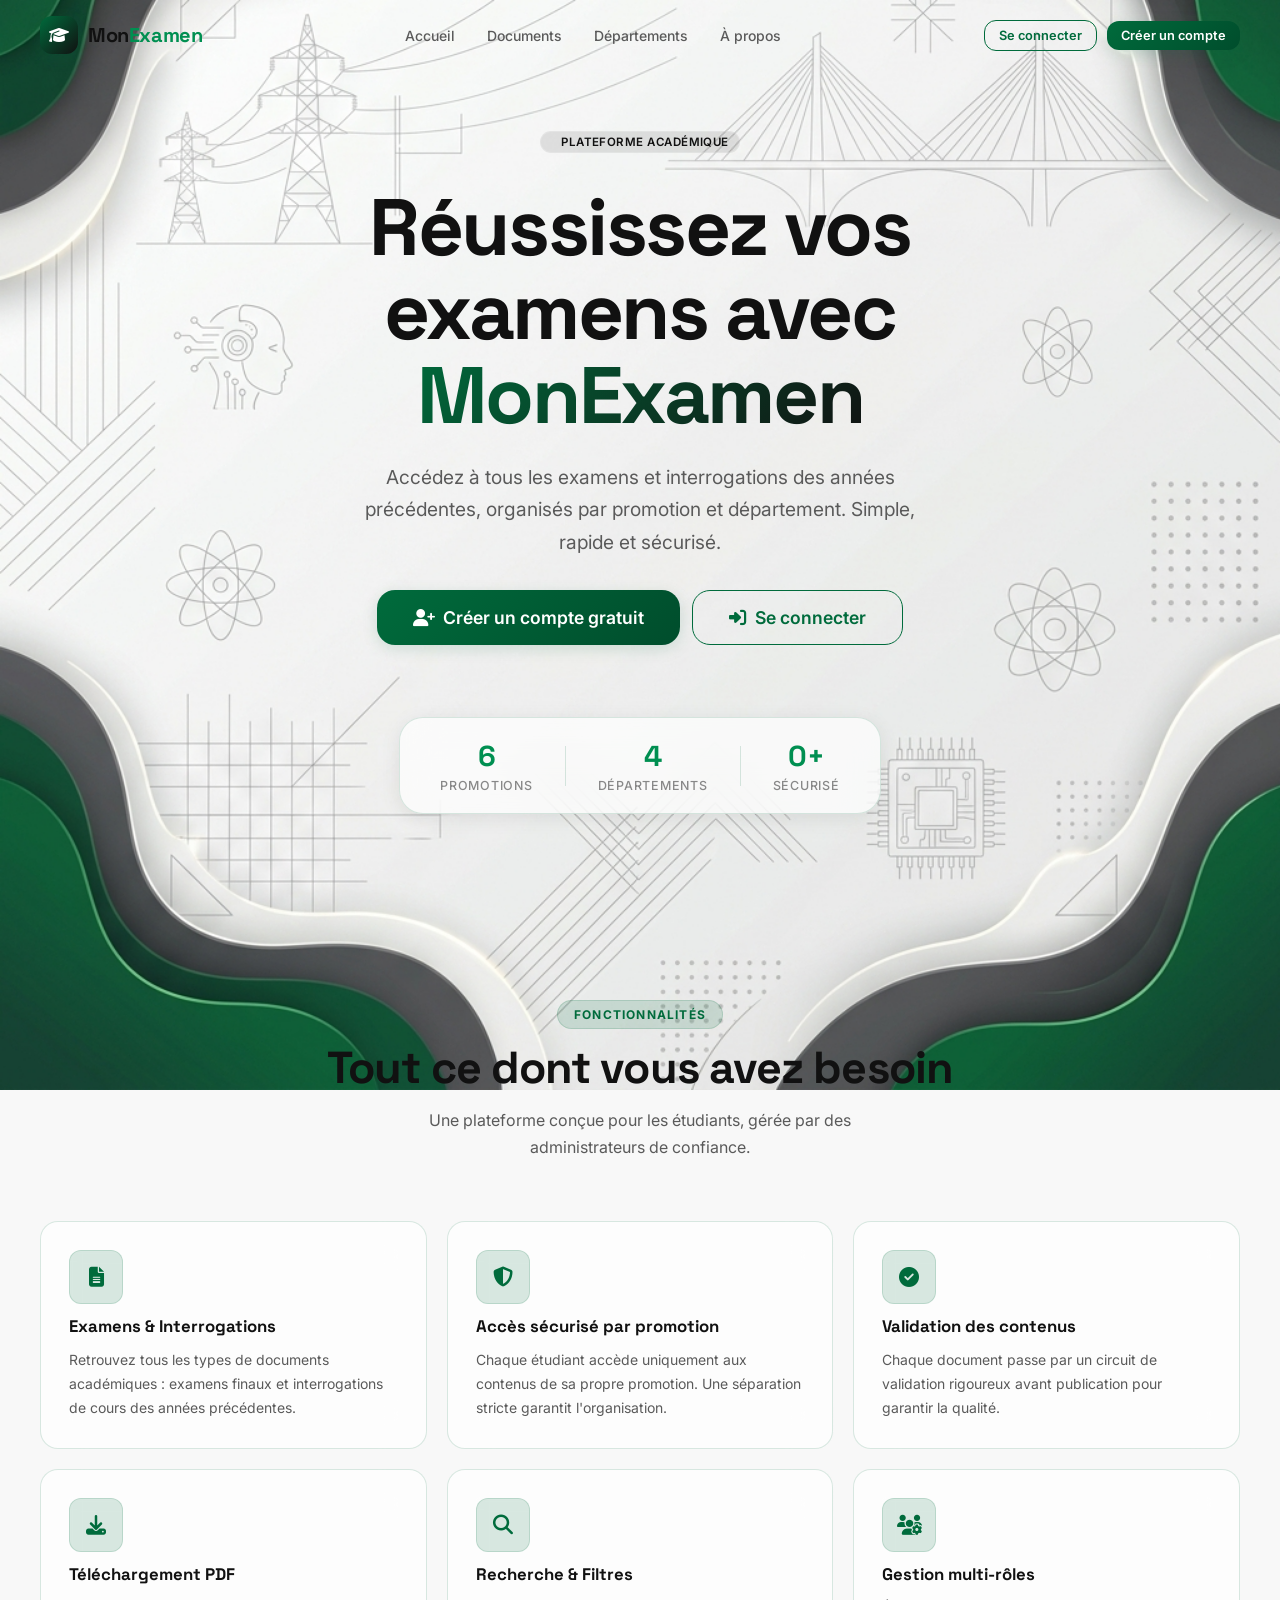
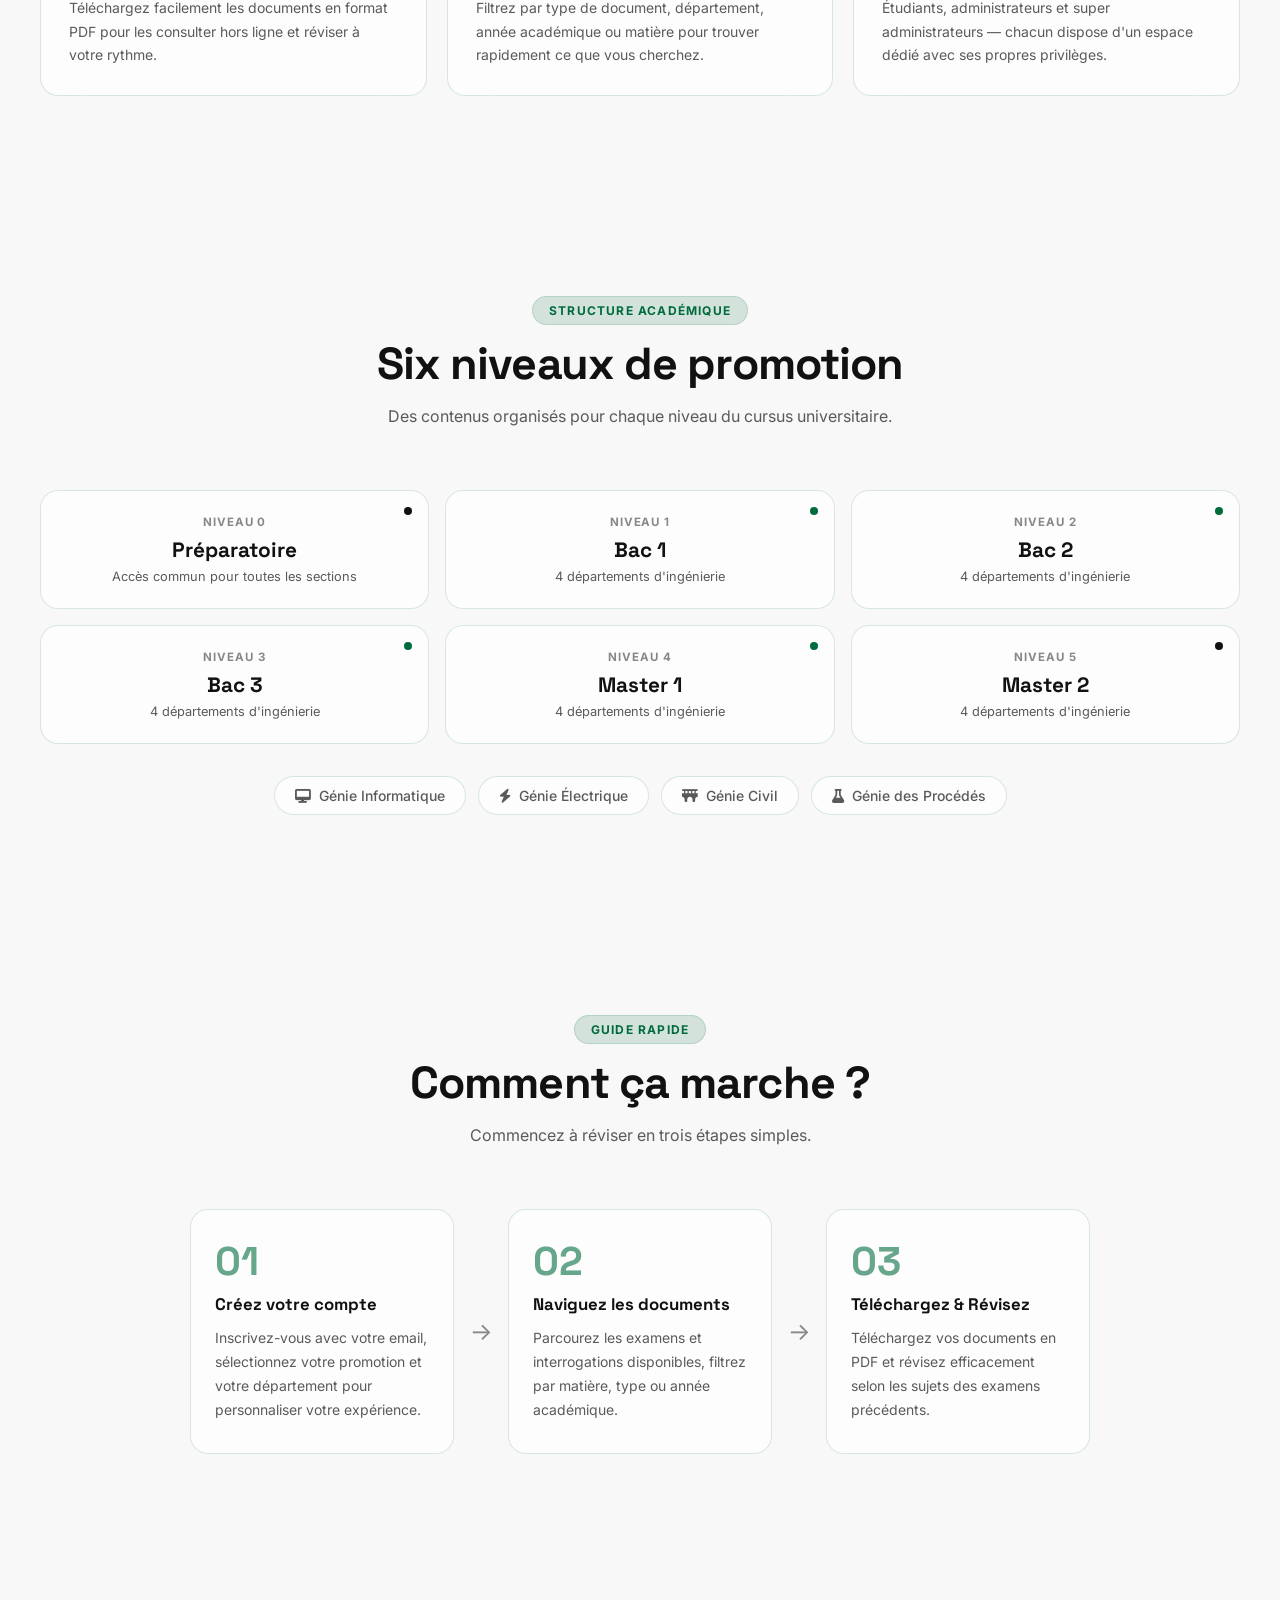
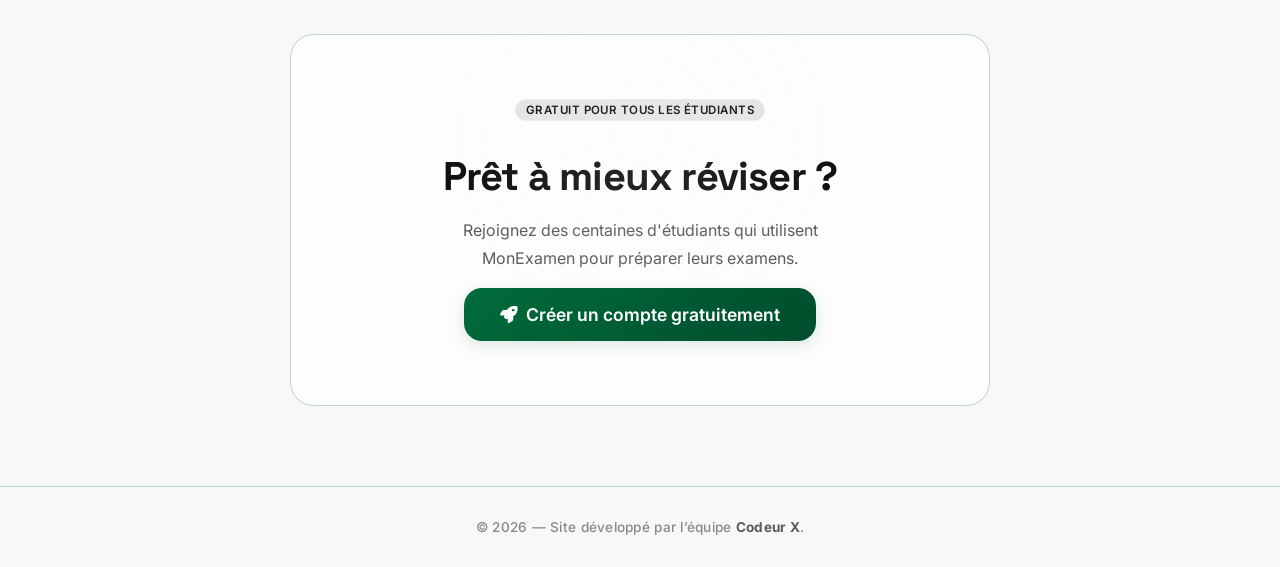
<file: Frontend/index.html>
<!DOCTYPE html>
<html lang="fr">
<head>
  <meta charset="UTF-8" />
  <meta name="viewport" content="width=device-width, initial-scale=1.0" />
  <title>MonExamen — Plateforme Académique d'Examens et d'Interrogations</title>
  <meta name="description" content="Accédez aux anciens examens et interrogations universitaires classés par promotion et département. Révisez efficacement avec MonExamen." />
  <link rel="stylesheet" href="css/main.css" />
  <link rel="stylesheet" href="css/landing.css" />
  <link rel="stylesheet" href="https://cdnjs.cloudflare.com/ajax/libs/font-awesome/6.4.2/css/all.min.css" />
</head>
<body>
  <!-- Global background managed in main.css body -->

  <!-- NAVBAR -->
  <nav class="navbar" id="navbar">
    <div class="navbar-inner">
      <a href="index.html" class="logo">
        <div class="logo-icon">
          <i class="fas fa-graduation-cap"></i>
        </div>
        <span class="logo-text">Mon<span class="logo-accent">Examen</span></span>
      </a>
      <div class="nav-links" id="navLinks">
        <a href="index.html" class="nav-link active">Accueil</a>
        <a href="documents.html" class="nav-link">Documents</a>
        <a href="departments.html" class="nav-link">Départements</a>
        <a href="about.html" class="nav-link">À propos</a>
      </div>
      <div class="nav-actions" id="navActions">
        <a href="login.html" class="btn btn-outline btn-sm">Se connecter</a>
        <a href="login.html#register" class="btn btn-primary btn-sm">Créer un compte</a>
      </div>
      <button class="nav-toggle" id="navToggle" aria-label="Menu">
        <span></span><span></span><span></span>
      </button>
    </div>
  </nav>

  <!-- MOBILE MENU -->
  <div class="mobile-menu" id="mobileMenu">
    <a href="index.html" class="mobile-link">Accueil</a>
    <a href="documents.html" class="mobile-link">Documents</a>
    <a href="departments.html" class="mobile-link">Départements</a>
    <a href="about.html" class="mobile-link">À propos</a>
    <div class="mobile-actions" id="mobileActions">
      <a href="login.html" class="btn btn-outline w-full">Se connecter</a>
      <a href="login.html#register" class="btn btn-primary w-full">Créer un compte</a>
    </div>
  </div>

  <!-- HERO -->
  <section class="hero">
    <div class="hero-badge anim-fade-up">
      <span class="badge badge-accent"><i class="fas fa-sparkles" style="margin-right:6px"></i> Plateforme Académique</span>
    </div>
    <h1 class="hero-title anim-fade-up" style="animation-delay:0.1s">
      Réussissez vos examens avec
      <br />
      <span class="text-gradient">MonExamen</span>
    </h1>
    <p class="hero-desc anim-fade-up" style="animation-delay:0.2s">
      Accédez à tous les examens et interrogations des années précédentes, 
      organisés par promotion et département. Simple, rapide et sécurisé.
    </p>
    <div class="hero-actions anim-fade-up" style="animation-delay:0.3s">
      <a href="login.html#register" class="btn btn-primary btn-xl">
        <i class="fas fa-user-plus"></i>
        Créer un compte gratuit
      </a>
      <a href="login.html" class="btn btn-outline btn-xl">
        <i class="fas fa-sign-in-alt"></i>
        Se connecter
      </a>
    </div>
    <div class="hero-stats anim-fade-up" style="animation-delay:0.4s">
      <div class="stat-item">
        <span class="stat-value">6</span>
        <span class="stat-label">Promotions</span>
      </div>
      <div class="stat-divider"></div>
      <div class="stat-item">
        <span class="stat-value">4</span>
        <span class="stat-label">Départements</span>
      </div>
      <div class="stat-divider"></div>
      <div class="stat-item">
        <span class="stat-value">100%</span>
        <span class="stat-label">Sécurisé</span>
      </div>
    </div>
  </section>

  <!-- FEATURES -->
  <section class="section" id="features">
    <div class="section-container">
      <div class="section-header">
        <span class="section-tag">Fonctionnalités</span>
        <h2 class="section-title">Tout ce dont vous avez besoin</h2>
        <p class="section-desc">Une plateforme conçue pour les étudiants, gérée par des administrateurs de confiance.</p>
      </div>
      <div class="features-grid">
        <div class="feature-card glass-card">
          <div class="feature-icon" style="--ic:var(--primary)">
            <i class="fas fa-file-alt"></i>
          </div>
          <h3 class="feature-title">Examens & Interrogations</h3>
          <p class="feature-desc">Retrouvez tous les types de documents académiques : examens finaux et interrogations de cours des années précédentes.</p>
        </div>
        <div class="feature-card glass-card">
          <div class="feature-icon" style="--ic:var(--primary)">
            <i class="fas fa-shield-halved"></i>
          </div>
          <h3 class="feature-title">Accès sécurisé par promotion</h3>
          <p class="feature-desc">Chaque étudiant accède uniquement aux contenus de sa propre promotion. Une séparation stricte garantit l'organisation.</p>
        </div>
        <div class="feature-card glass-card">
          <div class="feature-icon" style="--ic:var(--primary)">
            <i class="fas fa-check-circle"></i>
          </div>
          <h3 class="feature-title">Validation des contenus</h3>
          <p class="feature-desc">Chaque document passe par un circuit de validation rigoureux avant publication pour garantir la qualité.</p>
        </div>
        <div class="feature-card glass-card">
          <div class="feature-icon" style="--ic:var(--primary)">
            <i class="fas fa-download"></i>
          </div>
          <h3 class="feature-title">Téléchargement PDF</h3>
          <p class="feature-desc">Téléchargez facilement les documents en format PDF pour les consulter hors ligne et réviser à votre rythme.</p>
        </div>
        <div class="feature-card glass-card">
          <div class="feature-icon" style="--ic:var(--primary)">
            <i class="fas fa-search"></i>
          </div>
          <h3 class="feature-title">Recherche & Filtres</h3>
          <p class="feature-desc">Filtrez par type de document, département, année académique ou matière pour trouver rapidement ce que vous cherchez.</p>
        </div>
        <div class="feature-card glass-card">
          <div class="feature-icon" style="--ic:var(--primary)">
            <i class="fas fa-users-cog"></i>
          </div>
          <h3 class="feature-title">Gestion multi-rôles</h3>
          <p class="feature-desc">Étudiants, administrateurs et super administrateurs — chacun dispose d'un espace dédié avec ses propres privilèges.</p>
        </div>
      </div>
    </div>
  </section>

  <!-- PROMOTIONS -->
  <section class="section" id="promotions">
    <div class="section-container">
      <div class="section-header">
        <span class="section-tag">Structure académique</span>
        <h2 class="section-title">Six niveaux de promotion</h2>
        <p class="section-desc">Des contenus organisés pour chaque niveau du cursus universitaire.</p>
      </div>
      <div class="promos-grid">
        <div class="promo-card">
          <div class="promo-level">Niveau 0</div>
          <div class="promo-name">Préparatoire</div>
          <div class="promo-info">Accès commun pour toutes les sections</div>
          <div class="promo-dot" style="background: var(--accent)"></div>
        </div>
        <div class="promo-card">
          <div class="promo-level">Niveau 1</div>
          <div class="promo-name">Bac 1</div>
          <div class="promo-info">4 départements d'ingénierie</div>
          <div class="promo-dot" style="background: var(--primary)"></div>
        </div>
        <div class="promo-card">
          <div class="promo-level">Niveau 2</div>
          <div class="promo-name">Bac 2</div>
          <div class="promo-info">4 départements d'ingénierie</div>
          <div class="promo-dot" style="background: var(--primary)"></div>
        </div>
        <div class="promo-card">
          <div class="promo-level">Niveau 3</div>
          <div class="promo-name">Bac 3</div>
          <div class="promo-info">4 départements d'ingénierie</div>
          <div class="promo-dot" style="background: var(--primary)"></div>
        </div>
        <div class="promo-card">
          <div class="promo-level">Niveau 4</div>
          <div class="promo-name">Master 1</div>
          <div class="promo-info">4 départements d'ingénierie</div>
          <div class="promo-dot" style="background: var(--success)"></div>
        </div>
        <div class="promo-card">
          <div class="promo-level">Niveau 5</div>
          <div class="promo-name">Master 2</div>
          <div class="promo-info">4 départements d'ingénierie</div>
          <div class="promo-dot" style="background: var(--text-primary)"></div>
        </div>
      </div>
      <div class="departments-row">
        <div class="dept-badge"><i class="fas fa-desktop"></i> Génie Informatique</div>
        <div class="dept-badge"><i class="fas fa-bolt"></i> Génie Électrique</div>
        <div class="dept-badge"><i class="fas fa-bridge"></i> Génie Civil</div>
        <div class="dept-badge"><i class="fas fa-flask"></i> Génie des Procédés</div>
      </div>
    </div>
  </section>

  <!-- HOW IT WORKS -->
  <section class="section" id="how">
    <div class="section-container">
      <div class="section-header">
        <span class="section-tag">Guide rapide</span>
        <h2 class="section-title">Comment ça marche ?</h2>
        <p class="section-desc">Commencez à réviser en trois étapes simples.</p>
      </div>
      <div class="steps-grid">
        <div class="step-card">
          <div class="step-num">01</div>
          <h3 class="step-title">Créez votre compte</h3>
          <p class="step-desc">Inscrivez-vous avec votre email, sélectionnez votre promotion et votre département pour personnaliser votre expérience.</p>
        </div>
        <div class="step-arrow">→</div>
        <div class="step-card">
          <div class="step-num">02</div>
          <h3 class="step-title">Naviguez les documents</h3>
          <p class="step-desc">Parcourez les examens et interrogations disponibles, filtrez par matière, type ou année académique.</p>
        </div>
        <div class="step-arrow">→</div>
        <div class="step-card">
          <div class="step-num">03</div>
          <h3 class="step-title">Téléchargez & Révisez</h3>
          <p class="step-desc">Téléchargez vos documents en PDF et révisez efficacement selon les sujets des examens précédents.</p>
        </div>
      </div>
    </div>
  </section>

  <!-- CTA -->
  <section class="cta-section">
    <div class="cta-inner">
      <div class="cta-glow"></div>
      <span class="badge badge-accent" style="margin-bottom:16px">Gratuit pour tous les étudiants</span>
      <h2 class="cta-title">Prêt à mieux réviser ?</h2>
      <p class="cta-desc">Rejoignez des centaines d'étudiants qui utilisent MonExamen pour préparer leurs examens.</p>
      <a href="login.html#register" class="btn btn-primary btn-xl">
        <i class="fas fa-rocket"></i>
        Créer un compte gratuitement
      </a>
    </div>
  </section>

  <div id="toast-container"></div>

  <script src="config.js"></script>
  <script src="js/data.js"></script>
  <script src="js/student.js"></script>
  <script>
    // Navbar scroll
    const navbar = document.getElementById('navbar');
    window.addEventListener('scroll', () => {
      navbar.classList.toggle('scrolled', window.scrollY > 30);
    });

    // Redirect if already logged in (Admin/Superadmin only)
    const user = Auth.getCurrentUser();
    if (user) {
      if (user.role === 'admin') window.location.href = 'admin/dashboard.html';
      else if (user.role === 'superadmin') window.location.href = 'superadmin/dashboard.html';
    }

    // Intersection observer for animations
    const observer = new IntersectionObserver((entries) => {
      entries.forEach(entry => {
        if (entry.isIntersecting) {
          entry.target.style.opacity = '1';
          entry.target.style.transform = 'translateY(0)';
        }
      });
    }, { threshold: 0.1 });

    document.querySelectorAll('.feature-card, .promo-card, .step-card').forEach(el => {
      el.style.opacity = '0';
      el.style.transform = 'translateY(24px)';
      el.style.transition = 'opacity 0.5s ease, transform 0.5s ease';
      observer.observe(el);
    });

    // Dynamic stats
    window.addEventListener('DOMContentLoaded', async () => {
      const allDocs = await API.getDocuments();
      const docs = allDocs.filter(d => d.status === 'approved').length;
      const stats = document.querySelectorAll('.stat-value');
      if (stats.length >= 3) {
        stats[0].textContent = PROMOTIONS.length;
        stats[1].textContent = Object.keys(DEPARTMENTS).length;
        stats[2].textContent = docs + '+';
      }
    });
  </script>
</body>
</html>
</file>
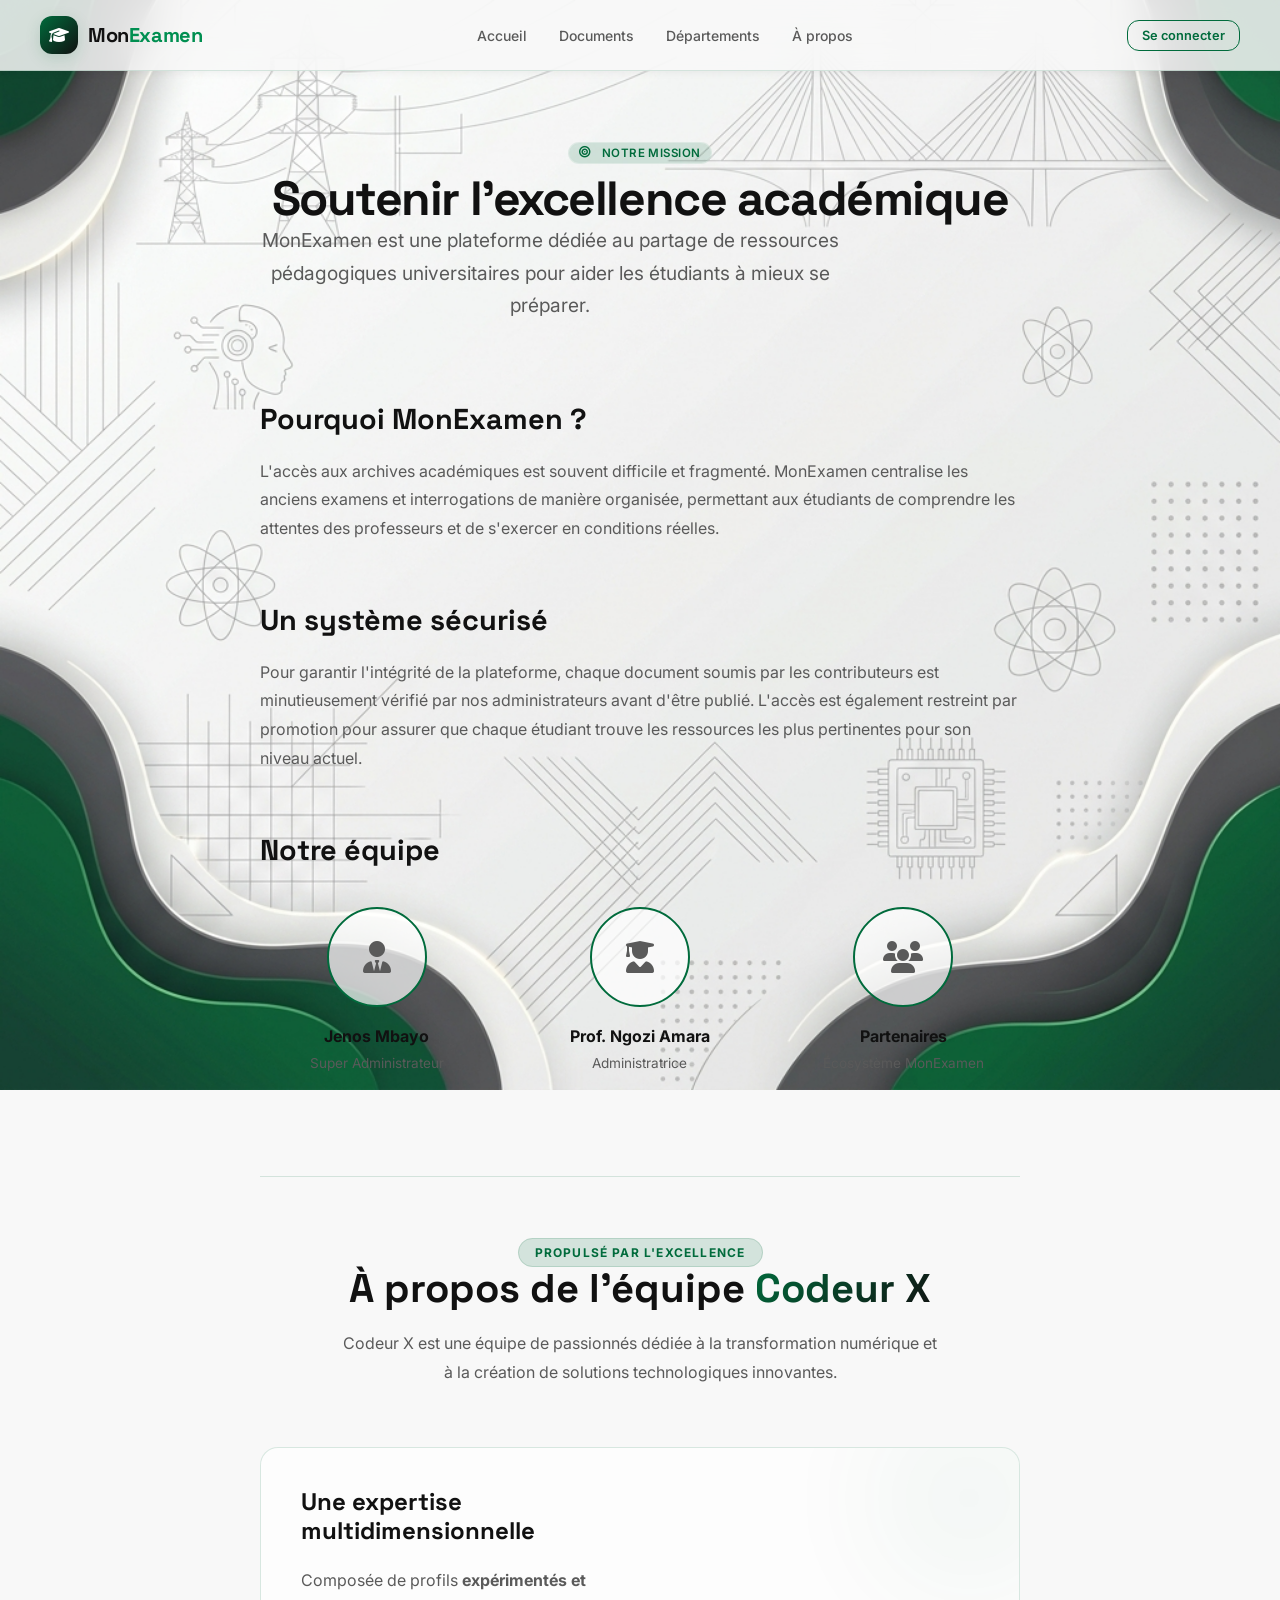
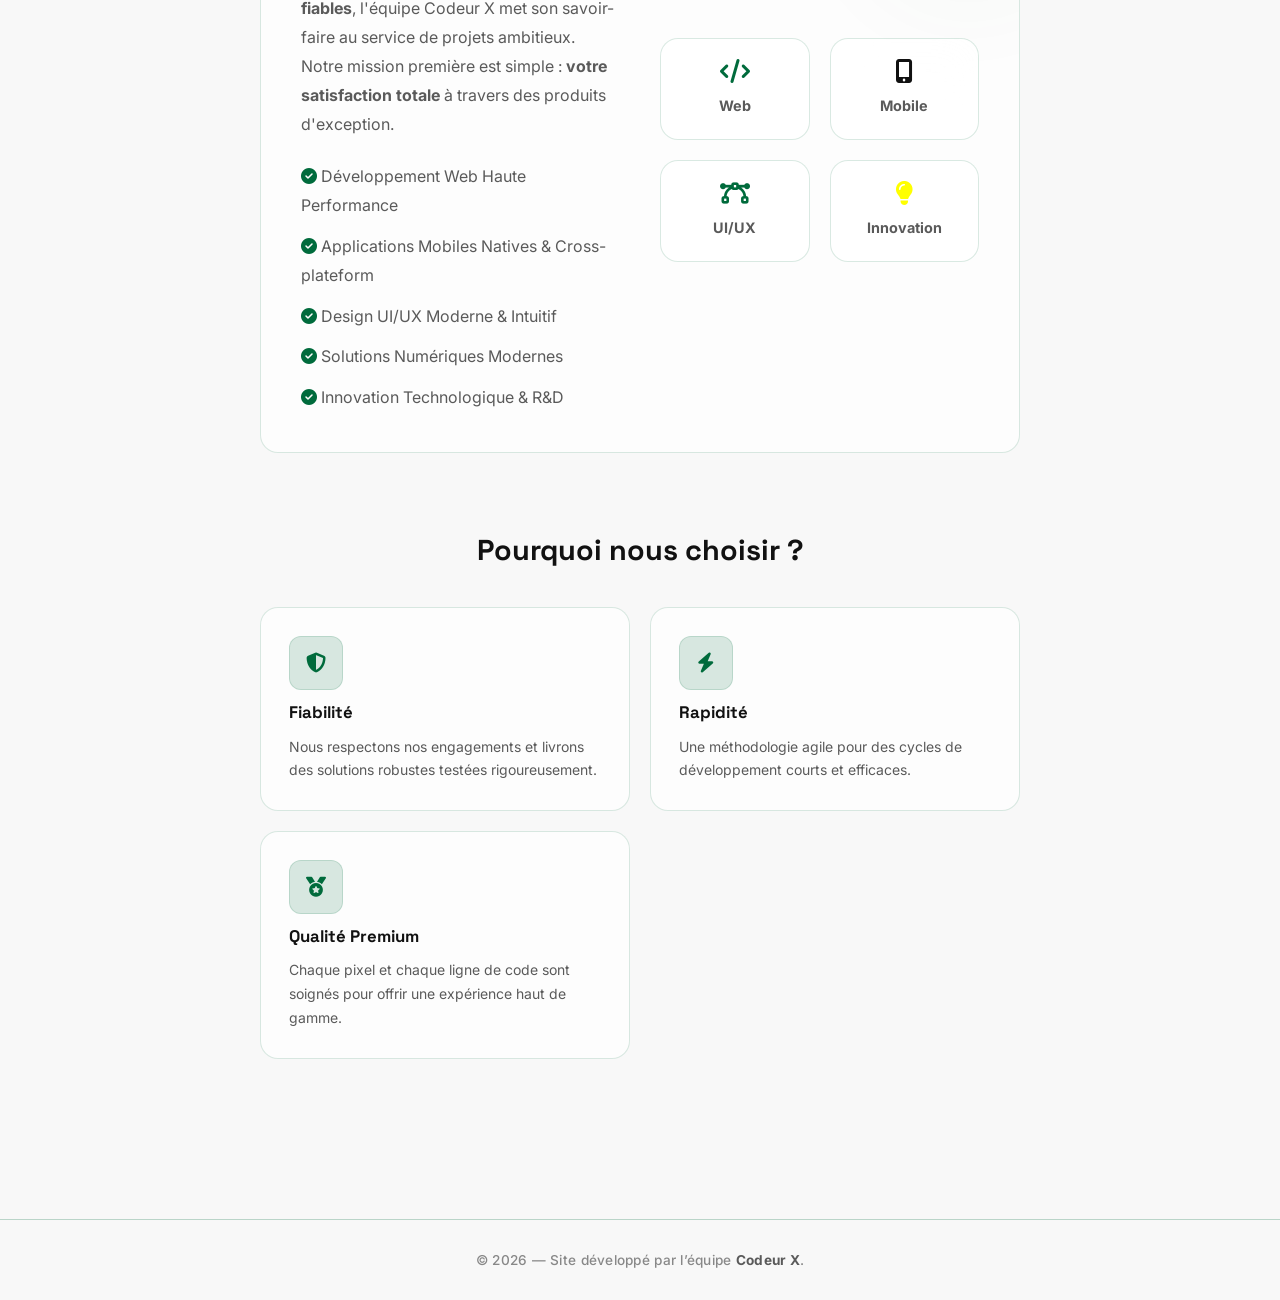
<file: Frontend/about.html>
<!DOCTYPE html>
<html lang="fr">
<head>
  <meta charset="UTF-8" />
  <meta name="viewport" content="width=device-width, initial-scale=1.0" />
  <title>À propos — MonExamen</title>
  <link rel="stylesheet" href="css/main.css" />
  <link rel="stylesheet" href="css/landing.css" />
  <link rel="stylesheet" href="https://cdnjs.cloudflare.com/ajax/libs/font-awesome/6.4.2/css/all.min.css" />
  <style>
    .about-hero {
      padding: 140px 20px 80px;
      text-align: center;
      max-width: 800px;
      margin: 0 auto;
    }
    .about-content {
      max-width: 800px;
      margin: 0 auto;
      padding: 0 20px 100px;
      line-height: 1.8;
      color: var(--text-secondary);
    }
    .about-section {
      margin-bottom: 60px;
    }
    .about-section h2 {
      color: var(--text-primary);
      margin-bottom: 20px;
      font-size: 1.8rem;
    }
    .team-grid {
      display: grid;
      grid-template-columns: repeat(auto-fit, minmax(200px, 1fr));
      gap: 30px;
      margin-top: 40px;
    }
    .team-member {
      text-align: center;
    }
    .member-avatar {
      width: 100px;
      height: 100px;
      border-radius: 50%;
      background: var(--bg-card);
      margin: 0 auto 15px;
      border: 2px solid var(--primary);
      display: flex;
      align-items: center;
      justify-content: center;
      font-size: 2rem;
    }
  </style>
</head>
<body>
  <!-- Global background managed in main.css body -->

  <!-- NAVBAR -->
  <nav class="navbar scrolled" id="navbar">
    <div class="navbar-inner">
      <a href="index.html" class="logo">
        <div class="logo-icon">
          <i class="fas fa-graduation-cap"></i>
        </div>
        <span class="logo-text">Mon<span class="logo-accent">Examen</span></span>
      </a>
      <div class="nav-links">
        <a href="index.html" class="nav-link">Accueil</a>
        <a href="documents.html" class="nav-link">Documents</a>
        <a href="departments.html" class="nav-link">Départements</a>
        <a href="about.html" class="nav-link active">À propos</a>
      </div>
      <div class="nav-actions" id="navActions">
        <a href="login.html" class="btn btn-outline btn-sm">Se connecter</a>
      </div>
      <button class="nav-toggle" id="navToggle"><span></span><span></span><span></span></button>
    </div>
  </nav>

  <!-- MOBILE MENU -->
  <div class="mobile-menu" id="mobileMenu">
    <a href="index.html" class="mobile-link">Accueil</a>
    <a href="documents.html" class="mobile-link">Documents</a>
    <a href="departments.html" class="mobile-link">Départements</a>
    <a href="about.html" class="mobile-link active">À propos</a>
    <div class="mobile-actions" id="mobileActions">
      <a href="login.html" class="btn btn-outline w-full">Se connecter</a>
    </div>
  </div>

  <header class="about-hero">
    <div class="hero-badge anim-fade-up">
      <span class="badge badge-primary"><i class="fas fa-bullseye" style="margin-right:6px"></i> Notre Mission</span>
    </div>
    <h1 class="hero-title anim-fade-up" style="font-size: 3rem; margin-top: 10px">Soutenir l'excellence académique</h1>
    <p class="hero-desc anim-fade-up">MonExamen est une plateforme dédiée au partage de ressources pédagogiques universitaires pour aider les étudiants à mieux se préparer.</p>
  </header>

  <main class="about-content anim-fade-up" style="animation-delay: 0.2s">
    <section class="about-section">
      <h2>Pourquoi MonExamen ?</h2>
      <p>L'accès aux archives académiques est souvent difficile et fragmenté. MonExamen centralise les anciens examens et interrogations de manière organisée, permettant aux étudiants de comprendre les attentes des professeurs et de s'exercer en conditions réelles.</p>
    </section>

    <section class="about-section">
      <h2>Un système sécurisé</h2>
      <p>Pour garantir l'intégrité de la plateforme, chaque document soumis par les contributeurs est minutieusement vérifié par nos administrateurs avant d'être publié. L'accès est également restreint par promotion pour assurer que chaque étudiant trouve les ressources les plus pertinentes pour son niveau actuel.</p>
    </section>

    <section class="about-section">
      <h2>Notre équipe</h2>
      <div class="team-grid">
        <div class="team-member">
          <div class="member-avatar"><i class="fas fa-user-tie"></i></div>
          <div style="font-weight:700;color:var(--text-primary)">Jenos Mbayo</div>
          <div style="font-size:0.85rem">Super Administrateur</div>
        </div>
        <div class="team-member">
          <div class="member-avatar"><i class="fas fa-user-graduate"></i></div>
          <div style="font-weight:700;color:var(--text-primary)">Prof. Ngozi Amara</div>
          <div style="font-size:0.85rem">Administratrice</div>
        </div>
        <div class="team-member">
          <div class="member-avatar"><i class="fas fa-users"></i></div>
          <div style="font-weight:700;color:var(--text-primary)">Partenaires</div>
          <div style="font-size:0.85rem">Écosystème MonExamen</div>
        </div>
      </div>
    </section>

    <!-- CODEUR X SECTION -->
    <section class="about-section" id="codeur-x" style="margin-top:100px;padding-top:60px;border-top:1px solid var(--border)">
      <div style="text-align:center;margin-bottom:60px">
        <span class="section-tag" style="margin-bottom:16px">Propulsé par l'excellence</span>
        <h2 style="font-size:2.5rem;margin-bottom:16px">À propos de l'équipe <span class="text-gradient">Codeur X</span></h2>
        <p style="max-width:600px;margin:0 auto">Codeur X est une équipe de passionnés dédiée à la transformation numérique et à la création de solutions technologiques innovantes.</p>
      </div>

      <div class="glass-card" style="padding:40px;margin-bottom:40px;position:relative;overflow:hidden">
        <div style="position:absolute;top:-50px;right:-50px;width:200px;height:200px;background:var(--primary-glow);filter:blur(60px);opacity:0.3;border-radius:50%"></div>
        <div style="display:grid;grid-template-columns:1fr 1fr;gap:40px;align-items:center" class="grid-1-mobile">
          <div>
            <h3 style="font-size:1.5rem;margin-bottom:20px;color:var(--text-primary)">Une expertise multidimensionnelle</h3>
            <p style="margin-bottom:24px">Composée de profils <strong>expérimentés et fiables</strong>, l'équipe Codeur X met son savoir-faire au service de projets ambitieux. Notre mission première est simple : <strong>votre satisfaction totale</strong> à travers des produits d'exception.</p>
            <div style="display:flex;flex-direction:column;gap:12px">
              <div class="auth-feat"><i class="fas fa-check-circle" style="color:var(--primary)"></i> Développement Web Haute Performance</div>
              <div class="auth-feat"><i class="fas fa-check-circle" style="color:var(--primary)"></i> Applications Mobiles Natives & Cross-plateform</div>
              <div class="auth-feat"><i class="fas fa-check-circle" style="color:var(--primary)"></i> Design UI/UX Moderne & Intuitif</div>
              <div class="auth-feat"><i class="fas fa-check-circle" style="color:var(--primary)"></i> Solutions Numériques Modernes</div>
              <div class="auth-feat"><i class="fas fa-check-circle" style="color:var(--primary)"></i> Innovation Technologique & R&D</div>
            </div>
          </div>
          <div style="display:grid;grid-template-columns:1fr 1fr;gap:20px">
            <div class="glass-card" style="padding:20px;text-align:center;border-color:var(--primary-glow)">
              <i class="fas fa-code" style="font-size:1.5rem;color:var(--primary);margin-bottom:10px"></i>
              <div style="font-weight:700;font-size:0.9rem">Web</div>
            </div>
            <div class="glass-card" style="padding:20px;text-align:center">
              <i class="fas fa-mobile-alt" style="font-size:1.5rem;color:var(--accent);margin-bottom:10px"></i>
              <div style="font-weight:700;font-size:0.9rem">Mobile</div>
            </div>
            <div class="glass-card" style="padding:20px;text-align:center">
              <i class="fas fa-bezier-curve" style="font-size:1.5rem;color:var(--success);margin-bottom:10px"></i>
              <div style="font-weight:700;font-size:0.9rem">UI/UX</div>
            </div>
            <div class="glass-card" style="padding:20px;text-align:center">
              <i class="fas fa-lightbulb" style="font-size:1.5rem;color:yellow;margin-bottom:10px"></i>
              <div style="font-weight:700;font-size:0.9rem">Innovation</div>
            </div>
          </div>
        </div>
      </div>

      <div style="margin-top:80px">
        <h3 style="text-align:center;margin-bottom:40px;font-size:1.8rem">Pourquoi nous choisir ?</h3>
        <div class="features-grid">
          <div class="feature-card glass-card">
            <div class="feature-icon"><i class="fas fa-shield-halved"></i></div>
            <h4 class="feature-title">Fiabilité</h4>
            <p class="feature-desc">Nous respectons nos engagements et livrons des solutions robustes testées rigoureusement.</p>
          </div>
          <div class="feature-card glass-card">
            <div class="feature-icon"><i class="fas fa-bolt"></i></div>
            <h4 class="feature-title">Rapidité</h4>
            <p class="feature-desc">Une méthodologie agile pour des cycles de développement courts et efficaces.</p>
          </div>
          <div class="feature-card glass-card">
            <div class="feature-icon"><i class="fas fa-medal"></i></div>
            <h4 class="feature-title">Qualité Premium</h4>
            <p class="feature-desc">Chaque pixel et chaque ligne de code sont soignés pour offrir une expérience haut de gamme.</p>
          </div>
        </div>
      </div>
    </section>
  </main>

  <script src="config.js"></script>
  <script src="js/data.js"></script>

  <script src="js/student.js"></script>
</body>
</html>
</file>
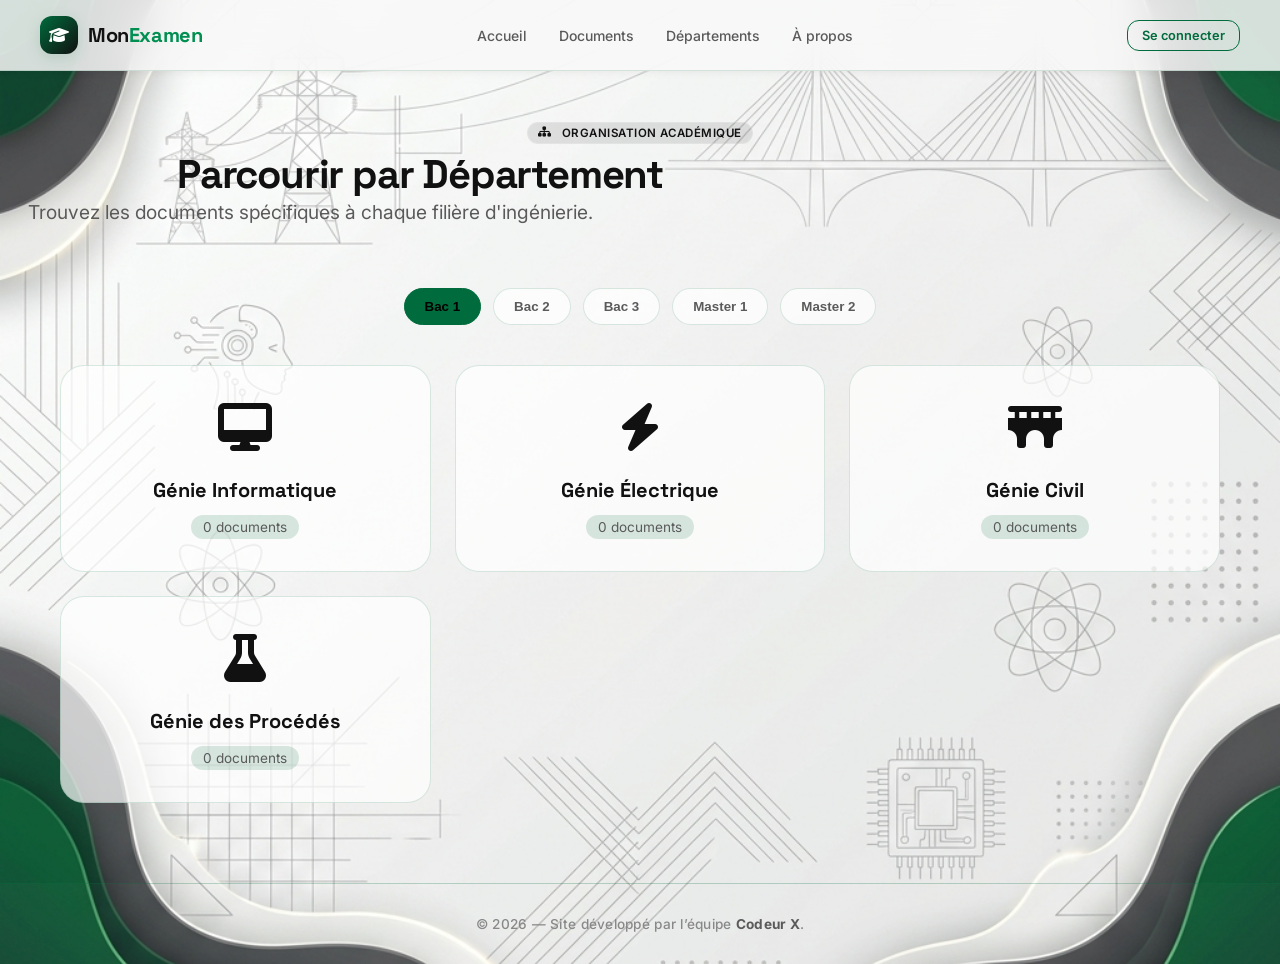
<file: Frontend/departments.html>
<!DOCTYPE html>
<html lang="fr">
<head>
  <meta charset="UTF-8" />
  <meta name="viewport" content="width=device-width, initial-scale=1.0" />
  <title>Départements — MonExamen</title>
  <link rel="stylesheet" href="css/main.css" />
  <link rel="stylesheet" href="css/landing.css" />
  <link rel="stylesheet" href="https://cdnjs.cloudflare.com/ajax/libs/font-awesome/6.4.2/css/all.min.css" />
  <style>
    .dept-hero {
      padding: 120px 20px 60px;
      text-align: center;
    }
    .dept-container {
      max-width: 1200px;
      margin: 0 auto;
      padding: 0 20px 80px;
    }
    .dept-grid {
      display: grid;
      grid-template-columns: repeat(auto-fill, minmax(280px, 1fr));
      gap: 24px;
      margin-top: 40px;
    }
    .dept-card {
      background: var(--bg-card);
      border: 1px solid var(--border);
      border-radius: var(--radius-xl);
      padding: 32px;
      text-align: center;
      transition: var(--transition-slow);
      cursor: pointer;
      position: relative;
      overflow: hidden;
    }
    .dept-card:hover {
      background: var(--bg-card-hover);
      border-color: var(--primary);
      transform: translateY(-8px);
      box-shadow: var(--shadow-glow);
    }
    .dept-icon {
      font-size: 3rem;
      margin-bottom: 20px;
      display: block;
    }
    .dept-name {
      font-size: 1.25rem;
      font-weight: 800;
      font-family: var(--font-heading);
      margin-bottom: 12px;
    }
    .dept-count {
      font-size: 0.85rem;
      color: var(--text-secondary);
      background: var(--border);
      padding: 4px 12px;
      border-radius: var(--radius-full);
      display: inline-block;
    }
    .dept-card::after {
      content: '→';
      position: absolute;
      bottom: 20px;
      right: 20px;
      font-size: 1.2rem;
      opacity: 0;
      transition: var(--transition);
      transform: translateX(-10px);
    }
    .dept-card:hover::after {
      opacity: 1;
      transform: translateX(0);
    }
    .promo-filter {
      display: flex;
      justify-content: center;
      gap: 12px;
      flex-wrap: wrap;
      margin-bottom: 30px;
    }
    .promo-btn {
      padding: 10px 20px;
      border-radius: var(--radius-full);
      border: 1px solid var(--border);
      background: var(--bg-card);
      color: var(--text-secondary);
      cursor: pointer;
      font-weight: 600;
      transition: var(--transition);
    }
    .promo-btn.active {
      background: var(--primary);
      color: #000;
      border-color: var(--primary);
    }
    .results-section {
      margin-top: 60px;
      display: flex;
      flex-direction: column;
      gap: 30px;
    }
    .results-grid {
      display: grid;
      grid-template-columns: repeat(auto-fill, minmax(300px, 1fr));
      gap: 20px;
    }
  </style>
</head>
<body>
  <div class="grid-pattern"></div>
  <div class="bg-orb bg-orb-3"></div>

  <!-- NAVBAR -->
  <nav class="navbar scrolled" id="navbar">
    <div class="navbar-inner">
      <a href="index.html" class="logo">
        <div class="logo-icon">
          <i class="fas fa-graduation-cap"></i>
        </div>
        <span class="logo-text">Mon<span class="logo-accent">Examen</span></span>
      </a>
      <div class="nav-links">
        <a href="index.html" class="nav-link">Accueil</a>
        <a href="documents.html" class="nav-link">Documents</a>
        <a href="departments.html" class="nav-link active">Départements</a>
        <a href="about.html" class="nav-link">À propos</a>
      </div>
      <div class="nav-actions" id="navActions">
        <a href="login.html" class="btn btn-outline btn-sm">Se connecter</a>
      </div>
      <button class="nav-toggle" id="navToggle"><span></span><span></span><span></span></button>
    </div>
  </nav>

  <!-- MOBILE MENU -->
  <div class="mobile-menu" id="mobileMenu">
    <a href="index.html" class="mobile-link">Accueil</a>
    <a href="documents.html" class="mobile-link">Documents</a>
    <a href="departments.html" class="mobile-link active">Départements</a>
    <a href="about.html" class="mobile-link">À propos</a>
    <div class="mobile-actions" id="mobileActions">
      <a href="login.html" class="btn btn-outline w-full">Se connecter</a>
    </div>
  </div>

  <header class="dept-hero">
    <div class="hero-badge anim-fade-up">
      <span class="badge badge-accent"><i class="fas fa-sitemap" style="margin-right:6px"></i> Organisation Académique</span>
    </div>
    <h1 class="hero-title anim-fade-up" style="font-size: 2.5rem; margin-top: 10px">Parcourir par Département</h1>
    <p class="hero-desc anim-fade-up">Trouvez les documents spécifiques à chaque filière d'ingénierie.</p>
  </header>

  <main class="dept-container anim-fade-up" style="animation-delay: 0.2s">
    <div class="promo-filter" id="promoFilter">
      <!-- Promotions like Bac 1, Bac 2, etc. -->
    </div>
    
    <div class="dept-grid" id="deptGrid">
      <!-- Departments will be rendered here -->
    </div>

    <div class="results-section hidden" id="resultsSection">
      <div class="dash-section-header">
        <h2 class="dash-section-title" id="resultsTitle">Documents du département</h2>
        <button class="btn btn-outline btn-sm" onclick="closeResults()">Fermer</button>
      </div>
      <div class="results-grid" id="resultsGrid">
        <!-- Filtered documents -->
      </div>
    </div>
  </main>

  <div id="toast-container"></div>

  <script src="config.js"></script>
  <script src="js/data.js"></script>
  <script>
    const DEPT_ICONS = {
      1: '<i class="fas fa-desktop"></i>',
      2: '<i class="fas fa-bolt"></i>',
      3: '<i class="fas fa-bridge"></i>',
      4: '<i class="fas fa-flask"></i>'
    };

    let selectedPromo = 2; // Bac 1 default
    let selectedDept = null;
    let allDocs = [];

    window.addEventListener('DOMContentLoaded', async () => {
      allDocs = await API.getDocuments();
      window._loadedDocs = allDocs;
      renderPromos();
      renderDepts();
    });

    function renderPromos() {
      const filter = document.getElementById('promoFilter');
      const promos = PROMOTIONS.filter(p => p.id !== 1); // 1 = preparatoire
      filter.innerHTML = promos.map(p => `
        <button class="promo-btn ${selectedPromo === p.id ? 'active' : ''}" onclick="selectPromo('${p.id}')">
          ${p.label}
        </button>
      `).join('');
    }

    function selectPromo(id) {
      selectedPromo = id;
      selectedDept = null;
      document.getElementById('resultsSection').classList.add('hidden');
      renderPromos();
      renderDepts();
    }

    function selectDept(id) {
      selectedDept = id;
      renderDepts();
      renderResults();
    }

    function renderDepts() {
      const grid = document.getElementById('deptGrid');
      const docs = window._loadedDocs.filter(d => d.status === 'approved' && d.promotion_id == selectedPromo);

      // Reorder departments: selected one first
      const deptIds = Object.keys(DEPARTMENTS);
      let orderedDepts = [...deptIds];
      if (selectedDept) {
        orderedDepts = [selectedDept, ...deptIds.filter(id => id !== selectedDept)];
      }

      grid.innerHTML = orderedDepts.map(id => {
        const count = docs.filter(d => d.department_id == id).length;
        return `
          <div class="dept-card ${selectedDept == id ? 'active' : ''}" onclick="selectDept(${id})">
            <span class="dept-icon">${DEPT_ICONS[id] || '<i class="fas fa-building"></i>'}</span>
            <div class="dept-name">${DEPARTMENTS[id]}</div>
            <div class="dept-count">${count} documents</div>
          </div>
        `;
      }).join('');
    }

    function renderResults() {
      const section = document.getElementById('resultsSection');
      const grid = document.getElementById('resultsGrid');
      const title = document.getElementById('resultsTitle');

      const docs = window._loadedDocs.filter(d => 
        d.status === 'approved' && 
        d.promotion_id == selectedPromo && 
        d.department_id == selectedDept
      );

      title.textContent = `Documents : ${DEPARTMENTS[selectedDept]} (${getPromotionLabel(selectedPromo)})`;
      
      if (docs.length === 0) {
        grid.innerHTML = '<div class="empty-state"><div class="empty-state-title">Aucun document pour ce département.</div></div>';
      } else {
        grid.innerHTML = docs.map(doc => buildDocCard(doc)).join('');
      }

      section.classList.remove('hidden');
      section.scrollIntoView({ behavior: 'smooth' });
    }

    function closeResults() {
      selectedDept = null;
      document.getElementById('resultsSection').classList.add('hidden');
      renderDepts();
    }
  </script>
  <script src="js/student.js"></script>
</body>
</html>
</file>
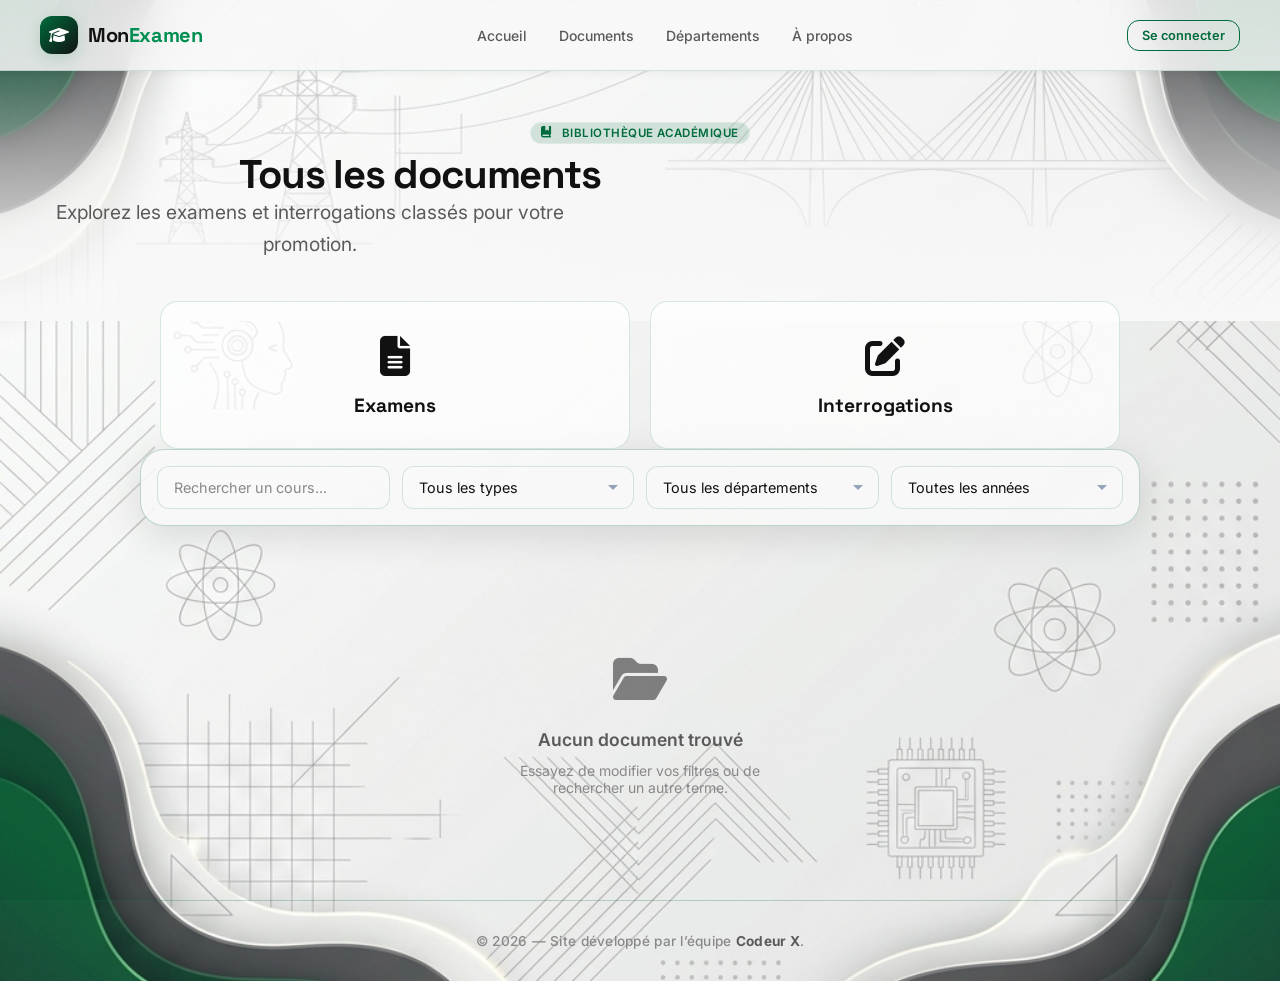
<file: Frontend/documents.html>
<!DOCTYPE html>
<html lang="fr">
<head>
  <meta charset="UTF-8" />
  <meta name="viewport" content="width=device-width, initial-scale=1.0" />
  <title>Documents — MonExamen</title>
  <link rel="stylesheet" href="css/main.css" />
  <link rel="stylesheet" href="css/landing.css" />
  <link rel="stylesheet" href="https://cdnjs.cloudflare.com/ajax/libs/font-awesome/6.4.2/css/all.min.css" />
  <style>
    .docs-hero {
      padding: 120px 20px 60px;
      text-align: center;
      background: linear-gradient(to bottom, rgba(6,11,24,0), var(--bg-base));
    }
    .filters-section {
      padding: 20px;
      margin-top: -40px;
      position: sticky;
      top: 80px;
      z-index: 10;
    }
    .docs-grid {
      display: grid;
      grid-template-columns: repeat(auto-fill, minmax(300px, 1fr));
      gap: 20px;
      padding: 40px 20px;
      max-width: 1200px;
      margin: 0 auto;
    }
    .doc-card {
      background: var(--bg-card);
      border: 1px solid var(--border);
      border-radius: var(--radius-lg);
      padding: 24px;
      transition: var(--transition);
      display: flex;
      flex-direction: column;
      gap: 16px;
    }
    .doc-card:hover {
      background: var(--bg-card-hover);
      border-color: var(--primary);
      transform: translateY(-4px);
    }
    .doc-header {
      display: flex;
      justify-content: space-between;
      align-items: flex-start;
    }
    .doc-type-icon {
      width: 40px;
      height: 40px;
      border-radius: 10px;
      display: flex;
      align-items: center;
      justify-content: center;
    }
    .type-examen { background: var(--primary-glow); color: var(--primary); }
    .type-interro { background: var(--accent-glow); color: var(--accent); }
    .doc-title {
      font-size: 1.1rem;
      font-weight: 700;
      line-height: 1.4;
    }
    .doc-meta {
      display: flex;
      flex-wrap: wrap;
      gap: 8px;
    }
    .doc-footer {
      margin-top: auto;
      display: flex;
      gap: 10px;
    }
    .filter-bar {
      max-width: 1000px;
      margin: 0 auto;
      display: flex;
      gap: 12px;
      flex-wrap: wrap;
      background: var(--bg-glass);
      backdrop-filter: blur(20px);
      padding: 16px;
      border-radius: var(--radius-xl);
      border: 1px solid var(--border-light);
      box-shadow: var(--shadow-lg);
    }
    .filter-item { flex: 1; min-width: 150px; }
    .doc-categories {
      max-width: 1000px;
      margin: -20px auto 20px;
      padding: 0 20px;
      display: grid;
      grid-template-columns: 1fr 1fr;
      gap: 20px;
      position: relative;
      z-index: 11;
    }
    .category-card {
      background: var(--bg-card);
      border: 1px solid var(--border);
      border-radius: var(--radius-lg);
      padding: 30px;
      text-align: center;
      cursor: pointer;
      transition: var(--transition);
      display: flex;
      flex-direction: column;
      align-items: center;
      gap: 12px;
    }
    .category-card:hover, .category-card.active {
      border-color: var(--primary);
      background: var(--bg-card-hover);
      transform: translateY(-4px);
      box-shadow: var(--shadow-md);
    }
    .category-card.active {
      background: var(--primary-glow);
    }
    .category-icon { font-size: 2.5rem; }
    .category-title { font-size: 1.2rem; font-weight: 800; font-family: var(--font-heading); }
  </style>
</head>
<body>
  <div class="grid-pattern"></div>
  <div class="bg-orb bg-orb-1"></div>

  <!-- NAVBAR -->
  <nav class="navbar scrolled" id="navbar">
    <div class="navbar-inner">
      <a href="index.html" class="logo">
        <div class="logo-icon">
          <i class="fas fa-graduation-cap"></i>
        </div>
        <span class="logo-text">Mon<span class="logo-accent">Examen</span></span>
      </a>
      <div class="nav-links">
        <a href="index.html" class="nav-link">Accueil</a>
        <a href="documents.html" class="nav-link active">Documents</a>
        <a href="departments.html" class="nav-link">Départements</a>
        <a href="about.html" class="nav-link">À propos</a>
      </div>
      <div class="nav-actions" id="navActions">
        <a href="login.html" class="btn btn-outline btn-sm">Se connecter</a>
      </div>
      <button class="nav-toggle" id="navToggle"><span></span><span></span><span></span></button>
    </div>
  </nav>

  <!-- MOBILE MENU -->
  <div class="mobile-menu" id="mobileMenu">
    <a href="index.html" class="mobile-link">Accueil</a>
    <a href="documents.html" class="mobile-link active">Documents</a>
    <a href="departments.html" class="mobile-link">Départements</a>
    <a href="about.html" class="mobile-link">À propos</a>
    <div class="mobile-actions" id="mobileActions">
      <a href="login.html" class="btn btn-outline w-full">Se connecter</a>
    </div>
  </div>

  <header class="docs-hero">
    <div class="hero-badge anim-fade-up">
      <span class="badge badge-primary"><i class="fas fa-book-bookmark" style="margin-right:6px"></i> Bibliothèque Académique</span>
    </div>
    <h1 class="hero-title anim-fade-up" style="font-size: 2.5rem; margin-top: 10px">Tous les documents</h1>
    <p class="hero-desc anim-fade-up" id="promoInfo">Explorez les examens et interrogations classés pour votre promotion.</p>
  </header>

  <section class="doc-categories anim-fade-up" style="animation-delay: 0.15s">
    <div class="category-card" id="cat-examen" onclick="setDocType('examen')">
      <div class="category-icon"><i class="fas fa-file-alt"></i></div>
      <div class="category-title">Examens</div>
    </div>
    <div class="category-card" id="cat-interrogation" onclick="setDocType('interrogation')">
      <div class="category-icon"><i class="fas fa-pen-to-square"></i></div>
      <div class="category-title">Interrogations</div>
    </div>
  </section>

  <section class="filters-section anim-fade-up" style="animation-delay: 0.2s">
    <div class="filter-bar">
      <div class="filter-item">
        <input type="text" id="searchDocs" class="form-control" placeholder="Rechercher un cours..." oninput="filterDocuments()">
      </div>
      <div class="filter-item">
        <select id="filterType" class="form-control" onchange="filterDocuments()">
          <option value="">Tous les types</option>
          <option value="examen">Examens</option>
          <option value="interrogation">Interrogations</option>
        </select>
      </div>
      <div class="filter-item">
        <select id="filterDept" class="form-control" onchange="filterDocuments()">
          <option value="">Tous les départements</option>
        </select>
      </div>
      <div class="filter-item">
        <select id="filterYear" class="form-control" onchange="filterDocuments()">
          <option value="">Toutes les années</option>
        </select>
      </div>
    </div>
  </section>

  <main class="docs-grid" id="docsGrid">
    <!-- Documents will be rendered here -->
  </main>

  <div class="modal-overlay hidden" id="docModal" onclick="closeModal(event)">
    <div class="modal" id="docModalContent"></div>
  </div>

  <div id="toast-container"></div>

  <script src="config.js"></script>
  <script src="js/data.js"></script>
  <script src="js/student.js"></script>
  <script>
    const user = Auth.getCurrentUser();
    if (user && user.role === 'student') {
      document.getElementById('promoInfo').textContent = `Contenus filtrés pour : ${getPromotionLabel(user.promotion_id)}`;
    }

    // Populate filters on load
    window.addEventListener('DOMContentLoaded', async () => {
      let docs = [];
      if (user && user.role === 'student') {
        docs = await API.getDocumentsForPromotion(user.promotion_id);
      } else {
        docs = await API.getDocuments();
        docs = docs.filter(d => d.status === 'approved');
      }
      window._loadedDocs = docs;

      const years = [...new Set(docs.map(d => d.year).filter(Boolean))].sort().reverse();
      const yearSelect = document.getElementById('filterYear');
      years.forEach(y => {
        const opt = document.createElement('option');
        opt.value = y; opt.textContent = y;
        yearSelect.appendChild(opt);
      });

      const deptSelect = document.getElementById('filterDept');
      Object.keys(DEPARTMENTS).forEach(id => {
        const opt = document.createElement('option');
        opt.value = id; opt.textContent = DEPARTMENTS[id];
        deptSelect.appendChild(opt);
      });

      renderDocuments();
    });

    function filterDocuments() {
      const type = document.getElementById('filterType').value;
      document.querySelectorAll('.category-card').forEach(c => c.classList.remove('active'));
      if(type) {
        const cat = document.getElementById('cat-' + type);
        if(cat) cat.classList.add('active');
      }
      renderDocuments();
    }

    function setDocType(type) {
      const select = document.getElementById('filterType');
      if (select.value === type) {
        select.value = ''; // Toggle off
      } else {
        select.value = type;
      }
      filterDocuments();
    }

    function renderDocuments() {
      const grid = document.getElementById('docsGrid');
      const query = document.getElementById('searchDocs').value.toLowerCase();
      const type = document.getElementById('filterType').value;
      const dept = document.getElementById('filterDept').value;
      const year = document.getElementById('filterYear').value;

      let docs = window._loadedDocs || [];

      if (query) docs = docs.filter(d => d.title.toLowerCase().includes(query) || (d.subject && d.subject.toLowerCase().includes(query)));
      if (type) docs = docs.filter(d => d.type === type);
      if (dept) docs = docs.filter(d => d.department_id == dept);
      if (year) docs = docs.filter(d => d.year === year);

      if (docs.length === 0) {
        grid.innerHTML = `<div class="empty-state" style="grid-column: 1/-1">
          <div class="empty-state-icon"><i class="fas fa-folder-open"></i></div>
          <div class="empty-state-title">Aucun document trouvé</div>
          <div class="empty-state-desc">Essayez de modifier vos filtres ou de rechercher un autre terme.</div>
        </div>`;
        return;
      }

      grid.innerHTML = docs.map(doc => buildDocCard(doc)).join('');
    }
  </script>
</body>
</html>
</file>
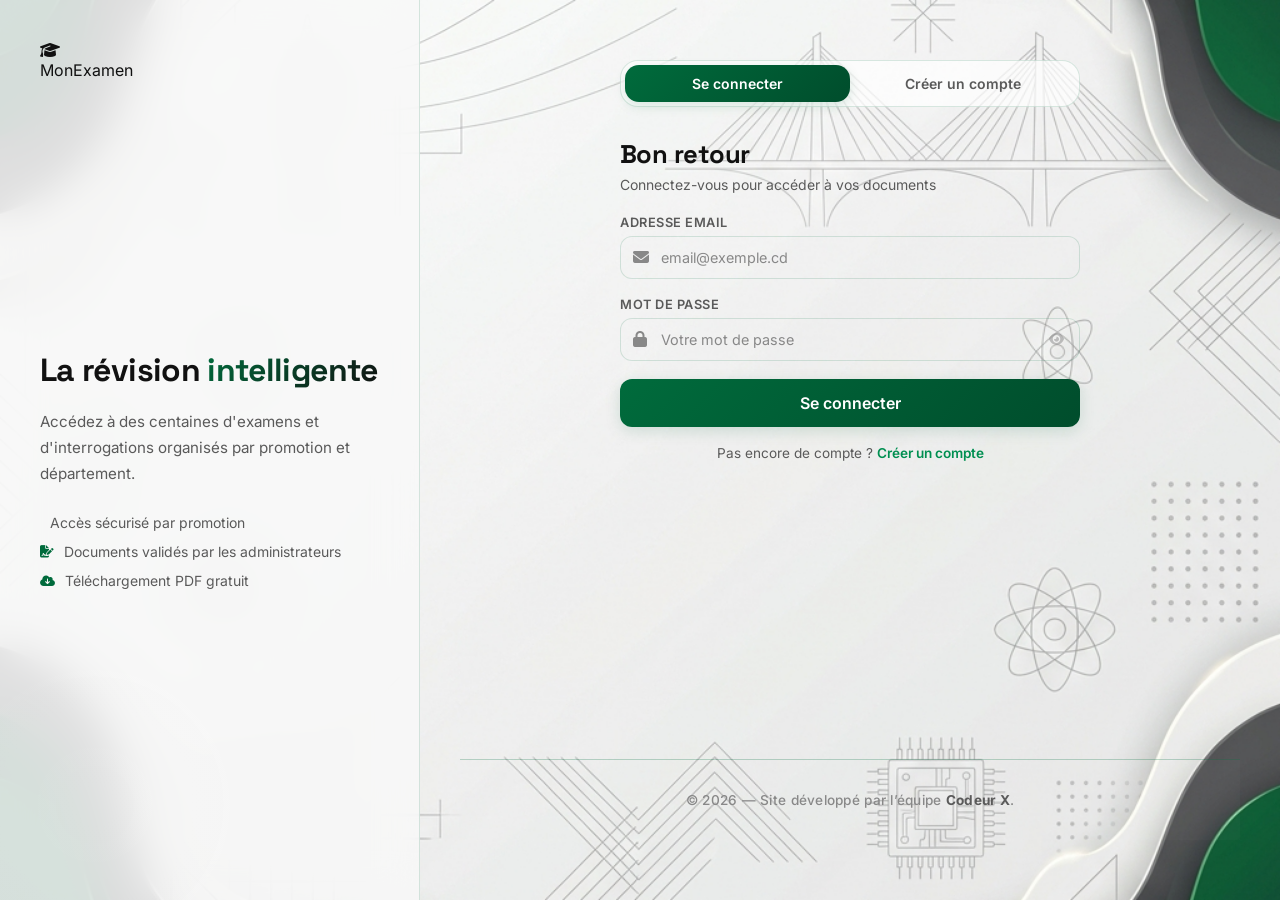
<file: Frontend/login.html>
<!DOCTYPE html>
<html lang="fr">

<head>
  <meta charset="UTF-8" />
  <meta name="viewport" content="width=device-width, initial-scale=1.0" />
  <title>Connexion — MonExamen</title>
  <meta name="description"
    content="Connectez-vous ou créez votre compte sur MonExamen pour accéder aux anciens examens universitaires." />
  <link rel="stylesheet" href="css/main.css" />
  <link rel="stylesheet" href="css/auth.css" />
  <link rel="stylesheet" href="https://cdnjs.cloudflare.com/ajax/libs/font-awesome/6.4.2/css/all.min.css" />
</head>

<body>
  <!-- Global background managed in main.css body -->

  <div class="auth-wrapper">
    <!-- LEFT PANEL -->
    <div class="auth-left">
      <a href="index.html" class="logo">
        <div class="logo-icon">
          <i class="fas fa-graduation-cap"></i>
        </div>
        <span class="logo-text">Mon<span class="logo-accent">Examen</span></span>
      </a>
      <div class="auth-left-content">
        <h2 class="auth-left-title">La révision <span class="text-gradient">intelligente</span></h2>
        <p class="auth-left-desc">Accédez à des centaines d'examens et d'interrogations organisés par promotion et
          département.</p>
        <div class="auth-features">
          <div class="auth-feat"><span class="auth-feat-icon"><i class="fas fa-shield-check"></i></span> Accès sécurisé
            par promotion</div>
          <div class="auth-feat"><span class="auth-feat-icon"><i class="fas fa-file-signature"></i></span> Documents
            validés par les administrateurs</div>
          <div class="auth-feat"><span class="auth-feat-icon"><i class="fas fa-cloud-arrow-down"></i></span>
            Téléchargement PDF gratuit</div>
        </div>
      </div>
      <div class="auth-left-deco"></div>
    </div>

    <!-- RIGHT PANEL -->
    <div class="auth-right">
      <!-- TABS -->
      <div class="auth-tabs">
        <button class="auth-tab active" id="tabLogin" onclick="switchTab('login')">Se connecter</button>
        <button class="auth-tab" id="tabRegister" onclick="switchTab('register')">Créer un compte</button>
      </div>

      <!-- LOGIN FORM -->
      <form class="auth-form" id="loginForm" onsubmit="handleLogin(event)">
        <div class="auth-form-header">
          <h1 class="auth-form-title">Bon retour <i class="fas fa-hand-wave"
              style="color:var(--primary);font-size:1.2rem"></i></h1>
          <p class="auth-form-desc">Connectez-vous pour accéder à vos documents</p>
        </div>

        <div class="form-group">
          <label class="form-label" for="loginEmail">Adresse email</label>
          <div class="input-wrap">
            <span class="input-icon">
              <i class="fas fa-envelope"></i>
            </span>
            <input id="loginEmail" type="email" class="form-control" placeholder="email@exemple.cd" required
              autocomplete="email" />
          </div>
        </div>

        <div class="form-group">
          <label class="form-label" for="loginPassword">Mot de passe</label>
          <div class="input-wrap">
            <span class="input-icon">
              <i class="fas fa-lock"></i>
            </span>
            <input id="loginPassword" type="password" class="form-control" placeholder="Votre mot de passe" required
              autocomplete="current-password" />
            <button type="button" class="toggle-pass" onclick="togglePassword('loginPassword', this)"
              aria-label="Afficher/masquer">
              <i class="fas fa-eye"></i>
            </button>
          </div>
        </div>



        <button type="submit" class="btn btn-primary w-full btn-lg" id="loginBtn">
          <span class="btn-text">Se connecter</span>
          <div class="spinner hidden" id="loginSpinner"></div>
        </button>

        <p class="auth-switch">Pas encore de compte ? <button type="button" onclick="switchTab('register')"
            class="auth-switch-link">Créer un compte</button></p>
      </form>

      <!-- REGISTER FORM -->
      <form class="auth-form hidden" id="registerForm" onsubmit="handleRegister(event)">
        <div class="auth-form-header">
          <h1 class="auth-form-title">Créer un compte</h1>
          <p class="auth-form-desc">Rejoignez la plateforme en quelques secondes</p>
        </div>

        <div class="form-grid-2">
          <div class="form-group">
            <label class="form-label" for="regFirstName">Nom</label>
            <input id="regFirstName" type="text" class="form-control" placeholder="entre votre nom" required />
          </div>
          <div class="form-group">
            <label class="form-label" for="regLastName">Prénom</label>
            <input id="regLastName" type="text" class="form-control" placeholder="entre votre nom" required />
          </div>
        </div>

        <div class="form-group">
          <label class="form-label" for="regEmail">Adresse email</label>
          <div class="input-wrap">
            <span class="input-icon">
              <i class="fas fa-envelope"></i>
            </span>
            <input id="regEmail" type="email" class="form-control" placeholder="@gmail.com" required
              autocomplete="email" />
          </div>
        </div>

        <div class="form-group">
          <label class="form-label" for="regPromotion">Promotion</label>
          <select id="regPromotion" class="form-control" required onchange="handlePromoChange()">
            <option value="">-- Sélectionnez votre promotion --</option>
            <option value="1">Préparatoire</option>
            <option value="2">Bac 1</option>
            <option value="3">Bac 2</option>
            <option value="4">Bac 3</option>
            <option value="5">Master 1</option>
            <option value="6">Master 2</option>
          </select>
        </div>

        <div class="form-group" id="deptGroup" style="display:none">
          <label class="form-label" for="regDepartment">Département</label>
          <select id="regDepartment" class="form-control">
            <option value="">-- Sélectionnez votre département --</option>
            <option value="1">Génie Informatique</option>
            <option value="2">Génie Électrique</option>
            <option value="3">Génie Civil</option>
            <option value="4">Génie des Procédés</option>
          </select>
        </div>

        <div class="form-group">
          <label class="form-label" for="regPassword">Mot de passe</label>
          <div class="input-wrap">
            <span class="input-icon">
              <i class="fas fa-lock"></i>
            </span>
            <input id="regPassword" type="password" class="form-control" placeholder="Minimum 6 caractères" required
              minlength="6" autocomplete="new-password" />
            <button type="button" class="toggle-pass" onclick="togglePassword('regPassword', this)"
              aria-label="Afficher/masquer">
              <i class="fas fa-eye"></i>
            </button>
          </div>
          <div class="pass-strength" id="passStrength"></div>
        </div>

        <div class="form-group">
          <label class="form-label" for="regConfirm">Confirmer le mot de passe</label>
          <input id="regConfirm" type="password" class="form-control" placeholder="Répétez le mot de passe" required />
        </div>

        <button type="submit" class="btn btn-primary w-full btn-lg" id="registerBtn">
          <span class="btn-text">Créer mon compte</span>
          <div class="spinner hidden" id="regSpinner"></div>
        </button>

        <p class="auth-switch">Déjà un compte ? <button type="button" onclick="switchTab('login')"
            class="auth-switch-link">Se connecter</button></p>
      </form>
    </div>
  </div>

  <div id="toast-container"></div>

  <script src="config.js"></script>
  <script src="js/data.js"></script>
  <script>
    // ── Tab switching ────────────────────────────────────
    function switchTab(tab) {
      const isLogin = tab === 'login';
      document.getElementById('loginForm').classList.toggle('hidden', !isLogin);
      document.getElementById('registerForm').classList.toggle('hidden', isLogin);
      document.getElementById('tabLogin').classList.toggle('active', isLogin);
      document.getElementById('tabRegister').classList.toggle('active', !isLogin);
    }

    // Check URL hash on load
    if (window.location.hash === '#register') switchTab('register');

    // ── Toggle Password ──────────────────────────────────
    function togglePassword(inputId, btn) {
      const input = document.getElementById(inputId);
      input.type = input.type === 'password' ? 'text' : 'password';
      btn.style.opacity = input.type === 'text' ? '1' : '0.5';
    }


    // ── Promotion change ─────────────────────────────────
    function handlePromoChange() {
      const promo = document.getElementById('regPromotion').value;
      const deptGroup = document.getElementById('deptGroup');
      const deptSelect = document.getElementById('regDepartment');
      if (promo && promo !== '1') {
        deptGroup.style.display = 'block';
        deptSelect.required = true;
      } else {
        deptGroup.style.display = 'none';
        deptSelect.required = false;
        deptSelect.value = '';
      }
    }

    // ── Password strength ────────────────────────────────
    document.getElementById('regPassword').addEventListener('input', function () {
      const val = this.value;
      const bar = document.getElementById('passStrength');
      let strength = 0;
      if (val.length >= 6) strength++;
      if (val.length >= 10) strength++;
      if (/[A-Z]/.test(val)) strength++;
      if (/[0-9]/.test(val)) strength++;
      if (/[^A-Za-z0-9]/.test(val)) strength++;
      const levels = ['', 'Très faible', 'Faible', 'Moyen', 'Fort', 'Très fort'];
      const colors = ['', '#ef4444', '#f59e0b', '#f59e0b', '#10b981', '#10b981'];
      bar.innerHTML = val ? `<div class="pass-bar"><div class="pass-fill" style="width:${strength * 20}%;background:${colors[strength]}"></div></div><span style="color:${colors[strength]};font-size:0.75rem">${levels[strength]}</span>` : '';
    });

    // ── Login handler ────────────────────────────────────
    async function handleLogin(e) {
      e.preventDefault();
      const email = document.getElementById('loginEmail').value.trim();
      const password = document.getElementById('loginPassword').value;
      const btn = document.getElementById('loginBtn');
      const spinner = document.getElementById('loginSpinner');

      btn.disabled = true;
      spinner.classList.remove('hidden');
      btn.querySelector('.btn-text').style.opacity = '0.5';

      const result = await Auth.login(email, password);
      
      btn.disabled = false;
      spinner.classList.add('hidden');
      btn.querySelector('.btn-text').style.opacity = '1';

      if (!result.success) {
        showToast('error', 'Échec de connexion', result.error === 'Invalid credentials' ? 'Identifiants incorrects. Redirection vers l\'inscription...' : result.error);
        if (result.error === 'Invalid credentials') {
          setTimeout(() => {
            switchTab('register');
            document.getElementById('regEmail').value = email;
          }, 1500);
        }
        return;
      }
      showToast('success', 'Connexion réussie', `Bienvenue, ${result.user.fullname.split(' ')[0]} !`);
      setTimeout(() => {
        if (result.user.role === 'student') window.location.href = 'index.html';
        else if (result.user.role === 'admin') window.location.href = 'admin/dashboard.html';
        else if (result.user.role === 'superadmin') window.location.href = 'superadmin/dashboard.html';
      }, 800);
    }

    // ── Register handler ─────────────────────────────────
    async function handleRegister(e) {
      e.preventDefault();
      const firstName = document.getElementById('regFirstName').value.trim();
      const lastName = document.getElementById('regLastName').value.trim();
      const email = document.getElementById('regEmail').value.trim();
      const promotion = document.getElementById('regPromotion').value;
      const department = document.getElementById('regDepartment').value;
      const password = document.getElementById('regPassword').value;
      const confirm = document.getElementById('regConfirm').value;
      const btn = document.getElementById('registerBtn');
      const spinner = document.getElementById('regSpinner');

      if (password !== confirm) { showToast('error', 'Erreur', 'Les mots de passe ne correspondent pas.'); return; }
      if (!promotion) { showToast('error', 'Erreur', 'Veuillez sélectionner votre promotion.'); return; }
      if (promotion !== '1' && !department) { showToast('error', 'Erreur', 'Veuillez sélectionner votre département.'); return; }

      btn.disabled = true;
      spinner.classList.remove('hidden');
      btn.querySelector('.btn-text').style.opacity = '0.5';

      try {
        const res = await fetch(`${API_BASE_URL}/register`, {
          method: 'POST',
          headers: { 'Content-Type': 'application/json' },
          body: JSON.stringify({
            fullname: `${firstName} ${lastName}`,
            email,
            password,
            promotion_id: promotion,
            department_id: promotion === '1' ? null : department
          })
        });
        const data = await res.json();
        
        btn.disabled = false;
        spinner.classList.add('hidden');
        btn.querySelector('.btn-text').style.opacity = '1';

        if (!res.ok) {
          showToast('error', 'Erreur', data.message || 'Impossible de créer le compte.');
          return;
        }

        // Save session in localStorage
        localStorage.setItem(SESSION_KEY, JSON.stringify({
          token: data.token,
          userId: data.user.id,
          role: data.user.role,
          user: data.user
        }));

        showToast('success', 'Compte créé !', 'Connexion automatique en cours...');
        setTimeout(() => {
          window.location.href = 'index.html';
        }, 1200);
      } catch (err) {
        btn.disabled = false;
        spinner.classList.add('hidden');
        btn.querySelector('.btn-text').style.opacity = '1';
        showToast('error', 'Erreur', 'Erreur de connexion au serveur : ' + err.message);
      }
    }

    // Redirect if already logged in
    const _user = Auth.getCurrentUser();
    if (_user) {
      if (_user.role === 'student') window.location.href = 'index.html';
      else if (_user.role === 'admin') window.location.href = 'admin/dashboard.html';
      else if (_user.role === 'superadmin') window.location.href = 'superadmin/dashboard.html';
    }
  </script>
</body>

</html>
</file>
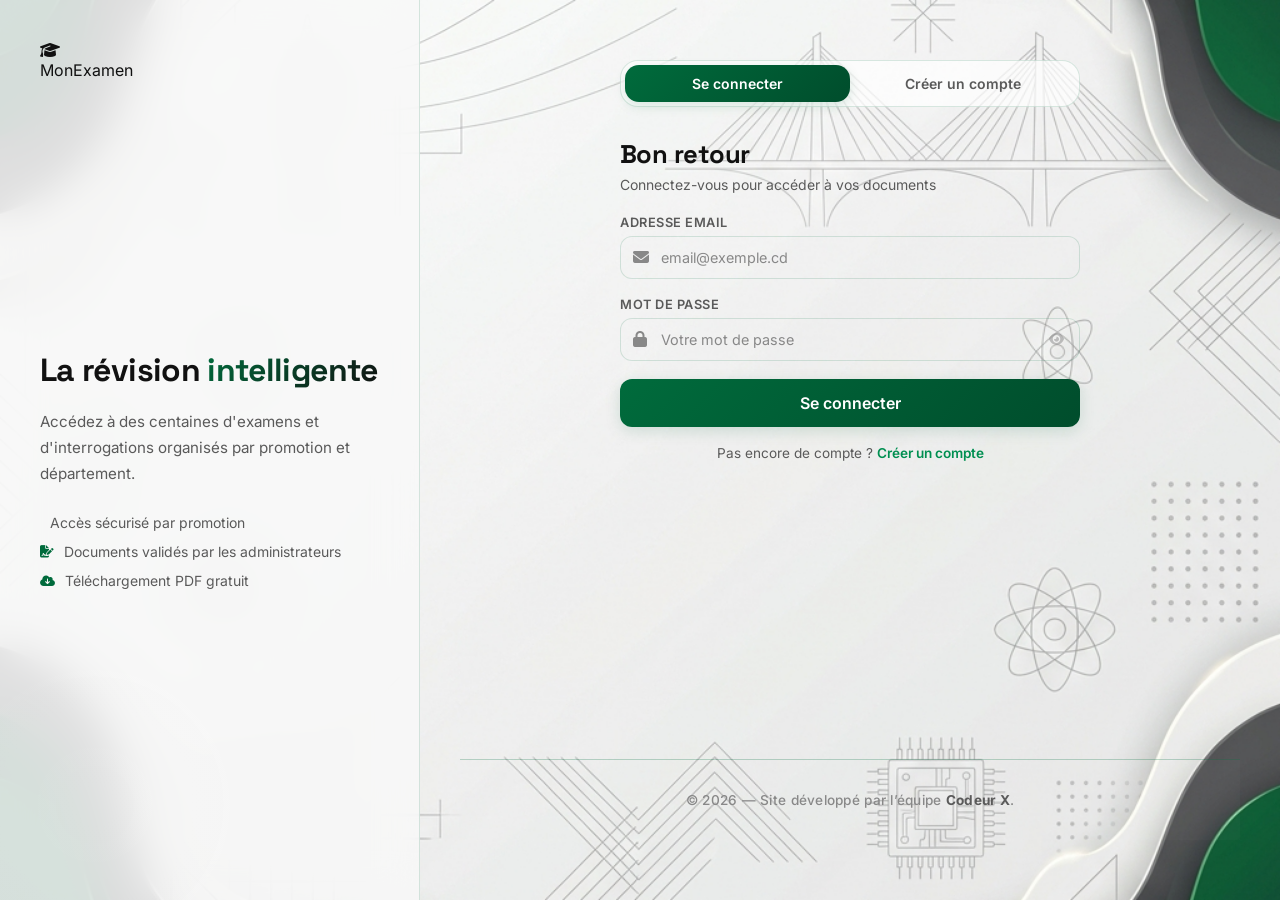
<file: Frontend/admin/dashboard.html>
<!DOCTYPE html>
<html lang="fr">
<head>
  <meta charset="UTF-8" />
  <meta name="viewport" content="width=device-width, initial-scale=1.0" />
  <title>Dashboard Administrateur — MonExamen</title>
  <link rel="stylesheet" href="../css/main.css" />
  <link rel="stylesheet" href="../css/dashboard.css" />
  <link rel="stylesheet" href="https://cdnjs.cloudflare.com/ajax/libs/font-awesome/6.4.2/css/all.min.css" />
</head>
<body>
  <!-- Global background managed in main.css body -->

  <div class="dash-layout">
    <aside class="sidebar" id="sidebar">
      <div class="sidebar-header">
        <a href="../index.html" class="logo">
          <div class="logo-icon">
            <i class="fas fa-graduation-cap"></i>
          </div>
          <span class="logo-text">Mon<span class="logo-accent">Examen</span></span>
        </a>
      </div>
      <nav class="sidebar-nav">
        <span class="nav-section-label">Navigation</span>
        <button class="nav-item active" onclick="showPage('home')" id="nav-home">
          <span class="nav-icon"><i class="fas fa-home"></i></span>
          Tableau de bord
        </button>
        <button class="nav-item" onclick="showPage('add')" id="nav-add">
          <span class="nav-icon"><i class="fas fa-plus-circle"></i></span>
          Ajouter un document
        </button>
        <button class="nav-item" onclick="showPage('my-docs')" id="nav-my-docs">
          <span class="nav-icon"><i class="fas fa-file-invoice"></i></span>
          Mes documents
        </button>
        <span class="nav-section-label" style="margin-top:8px">Compte</span>
        <button class="nav-item" onclick="showPage('profile')" id="nav-profile">
          <span class="nav-icon"><i class="fas fa-user"></i></span>
          Mon profil
        </button>
      </nav>
      <div class="sidebar-footer">
        <div class="user-card">
          <div class="user-avatar" id="sidebarAvatar">A</div>
          <div class="user-info">
            <div class="user-name" id="sidebarName">Admin</div>
            <div class="user-role">Administrateur</div>
          </div>
          <button class="logout-btn" onclick="Auth.logout()" title="Se déconnecter">
            <i class="fas fa-sign-out-alt"></i>
          </button>
        </div>
      </div>
    </aside>
    <div class="sidebar-overlay" id="sidebarOverlay" onclick="closeSidebar()"></div>

    <main class="dash-main">
      <div class="dash-topbar">
        <div class="flex items-center gap-3">
          <button class="menu-toggle" onclick="toggleSidebar()">
            <i class="fas fa-bars"></i>
          </button>
          <span class="topbar-title" id="topbarTitle">Tableau de bord</span>
        </div>
        <div class="topbar-right">
          <span class="badge badge-primary">Administrateur</span>
        </div>
      </div>

      <div class="dash-content">

        <!-- HOME -->
        <div class="dash-page active" id="page-home">
          <div class="welcome-banner">
            <div>
              <div class="welcome-title" id="welcomeTitle">Bienvenue <i class="fas fa-hand-sparkles"></i></div>
              <div class="welcome-sub">Soumettez des documents pour validation par le super administrateur.</div>
            </div>
            <button class="btn btn-primary" onclick="showPage('add')">
              <i class="fas fa-plus"></i>
              Ajouter un document
            </button>
          </div>
          <div class="stats-row" id="homeStats"></div>
          <div>
            <div class="dash-section-header" style="margin-bottom:16px">
              <h2 class="dash-section-title">Documents récents soumis</h2>
              <button class="btn btn-outline btn-sm" onclick="showPage('my-docs')">Voir tout</button>
            </div>
            <div class="data-table-wrap">
              <table class="data-table">
                <thead><tr><th>Titre</th><th>Type</th><th>Promotion</th><th>Statut</th><th>Date</th></tr></thead>
                <tbody id="recentTableBody"></tbody>
              </table>
            </div>
          </div>
        </div>

        <!-- ADD DOC -->
        <div class="dash-page" id="page-add">
          <div class="dash-section-header">
            <h2 class="dash-section-title">Ajouter un document</h2>
          </div>
          <div style="max-width:640px">
            <form id="addDocForm" onsubmit="handleAddDoc(event)" style="display:flex;flex-direction:column;gap:18px">
              <div class="glass-card" style="padding:24px;display:flex;flex-direction:column;gap:18px">
                <div class="form-group">
                  <label class="form-label" for="docTitle">Titre du document *</label>
                  <input id="docTitle" type="text" class="form-control" placeholder="Ex: Examen Final — Algorithmique" required />
                </div>
                <div style="display:grid;grid-template-columns:1fr 1fr;gap:14px">
                  <div class="form-group">
                    <label class="form-label" for="docType">Type *</label>
                    <select id="docType" class="form-control" required>
                      <option value="">-- Type --</option>
                      <option value="examen">Examen</option>
                      <option value="interrogation">Interrogation</option>
                    </select>
                  </div>
                  <div class="form-group">
                    <label class="form-label" for="docPromotion">Promotion *</label>
                    <select id="docPromotion" class="form-control" required onchange="handleDocPromoChange()">
                      <option value="">-- Promotion --</option>
                      <option value="preparatoire">Préparatoire</option>
                      <option value="bac1">Bac 1</option>
                      <option value="bac2">Bac 2</option>
                      <option value="bac3">Bac 3</option>
                      <option value="master1">Master 1</option>
                      <option value="master2">Master 2</option>
                    </select>
                  </div>
                </div>
                <div class="form-group" id="docDeptGroup" style="display:none">
                  <label class="form-label" for="docDepartment">Département *</label>
                  <select id="docDepartment" class="form-control">
                    <option value="">-- Département --</option>
                    <option value="gi">Génie Informatique</option>
                    <option value="ge">Génie Électrique</option>
                    <option value="gc">Génie Civil</option>
                    <option value="gp">Génie des Procédés</option>
                  </select>
                </div>
                <div style="display:grid;grid-template-columns:1fr 1fr;gap:14px">
                  <div class="form-group">
                    <label class="form-label" for="docSubject">Matière *</label>
                    <input id="docSubject" type="text" class="form-control" placeholder="Ex: Algorithmique" required />
                  </div>
                  <div class="form-group">
                    <label class="form-label" for="docYear">Année académique *</label>
                    <select id="docYear" class="form-control" required>
                      <option value="">-- Année --</option>
                    </select>
                    <script>
                      (function() {
                        const sel = document.getElementById('docYear');
                        const now = new Date();
                        const currentYear = now.getMonth() >= 8 ? now.getFullYear() : now.getFullYear() - 1;
                        for (let y = currentYear; y >= 2021; y--) {
                          const label = `${y}-${y + 1}`;
                          sel.insertAdjacentHTML('beforeend', `<option value="${label}">${label}</option>`);
                        }
                      })();
                    </script>
                  </div>
                </div>
                <div class="form-group">
                  <label class="form-label" for="docSession">Session d'examen</label>
                  <input id="docSession" type="text" class="form-control" placeholder="Ex: Juin 2025" />
                </div>
                <div class="form-group">
                  <label class="form-label" for="docDesc">Description (optionnel)</label>
                  <textarea id="docDesc" class="form-control" rows="3" placeholder="Décrivez le contenu du document..." style="resize:vertical"></textarea>
                </div>
              </div>
              <div class="glass-card" style="padding:24px;display:flex;flex-direction:column;gap:14px">
                <div class="form-label">Fichier PDF *</div>
                <div class="upload-zone" id="uploadZone" onclick="document.getElementById('fileInput').click()">
                  <div class="upload-icon"><i class="fas fa-cloud-upload-alt"></i></div>
                  <div class="upload-text">Cliquez pour sélectionner un fichier</div>
                  <div class="upload-hint">PDF uniquement — Maximum 20 MB</div>
                  <div class="upload-filename hidden" id="uploadFileName"></div>
                </div>
                <input type="file" id="fileInput" accept=".pdf" style="display:none" onchange="handleFileSelect(this)" />
              </div>
              <div style="display:flex;gap:12px">
                <button type="button" class="btn btn-outline" style="flex:1" onclick="resetForm()">Réinitialiser</button>
                <button type="submit" class="btn btn-primary" style="flex:1" id="submitDocBtn">
                  <i class="fas fa-paper-plane"></i>
                  Soumettre pour validation
                </button>
              </div>
            </form>
          </div>
        </div>

        <!-- MY DOCS -->
        <div class="dash-page" id="page-my-docs">
          <div class="dash-section-header">
            <h2 class="dash-section-title">Mes documents</h2>
            <span class="badge badge-muted" id="myDocsCount">0 documents</span>
          </div>
          <div class="filters-bar">
            <div class="search-wrap">
              <span class="search-icon"><i class="fas fa-search"></i></span>
              <input type="text" class="form-control" placeholder="Rechercher..." id="searchMyDocs" oninput="renderMyDocs()" />
            </div>
            <select class="form-control" id="filterMyStatus" onchange="renderMyDocs()" style="max-width:180px">
              <option value="">Tous les statuts</option>
              <option value="pending">En attente</option>
              <option value="approved">Publiés</option>
              <option value="rejected">Refusés</option>
            </select>
          </div>
          <div class="data-table-wrap">
            <table class="data-table">
              <thead>
                <tr><th>Titre</th><th>Type</th><th>Promotion</th><th>Statut</th><th>Soumis le</th><th>Actions</th></tr>
              </thead>
              <tbody id="myDocsTableBody"></tbody>
            </table>
          </div>
        </div>

        <!-- PROFILE -->
        <div class="dash-page" id="page-profile">
          <div class="dash-section-header">
            <h2 class="dash-section-title">Mon profil</h2>
          </div>
          <div class="glass-card" style="padding:28px;max-width:520px" id="profileCard"></div>
        </div>
      </div>
    </main>
  </div>

  <div class="modal-overlay hidden" id="deleteModal">
    <div class="modal" style="max-width:400px;text-align:center">
      <div style="font-size:2.5rem;margin-bottom:12px;color:var(--danger)"><i class="fas fa-trash-alt"></i></div>
      <h3 style="font-size:1.1rem;font-weight:800;margin-bottom:8px">Supprimer ce document ?</h3>
      <p style="font-size:0.875rem;color:var(--text-secondary);margin-bottom:24px">Cette action est irréversible.</p>
      <div style="display:flex;gap:10px">
        <button class="btn btn-outline" style="flex:1" onclick="document.getElementById('deleteModal').classList.add('hidden')">Annuler</button>
        <button class="btn btn-danger" style="flex:1" id="confirmDeleteBtn">Supprimer</button>
      </div>
    </div>
  </div>

  <div id="toast-container"></div>
  <script src="../config.js"></script>
  <script src="../js/data.js"></script>
  <script src="../js/admin.js"></script>
</body>
</html>
</file>
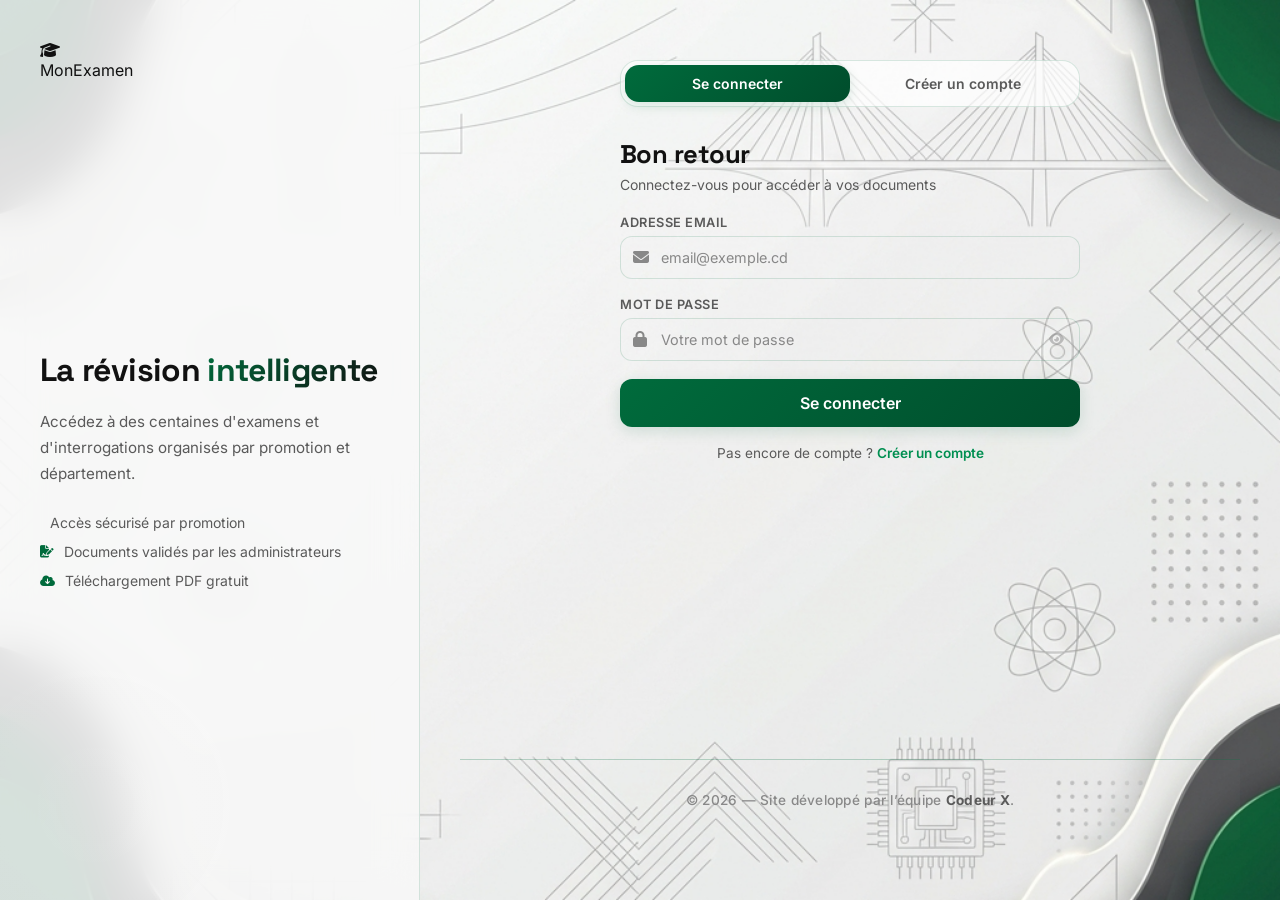
<file: Frontend/superadmin/dashboard.html>
<!DOCTYPE html>
<html lang="fr">

<head>
  <meta charset="UTF-8" />
  <meta name="viewport" content="width=device-width, initial-scale=1.0" />
  <title>Super Administrateur — MonExamen</title>
  <link rel="stylesheet" href="../css/main.css" />
  <link rel="stylesheet" href="../css/dashboard.css" />
  <link rel="stylesheet" href="https://cdnjs.cloudflare.com/ajax/libs/font-awesome/6.4.2/css/all.min.css" />
</head>

<body>
  <!-- Global background managed in main.css body -->

  <div class="dash-layout">
    <aside class="sidebar" id="sidebar">
      <div class="sidebar-header">
        <a href="../index.html" class="logo">
          <div class="logo-icon">
            <i class="fas fa-graduation-cap"></i>
          </div>
          <span class="logo-text">Mon<span class="logo-accent">Examen</span></span>
        </a>
      </div>
      <nav class="sidebar-nav">
        <span class="nav-section-label">Navigation</span>
        <button class="nav-item active" onclick="showPage('home')" id="nav-home">
          <span class="nav-icon"><i class="fas fa-home"></i></span>
          Tableau de bord
        </button>
        <button class="nav-item" onclick="showPage('pending')" id="nav-pending">
          <span class="nav-icon"><i class="fas fa-clock"></i></span>
          En attente
          <span class="nav-badge danger" id="pendingBadge">0</span>
        </button>
        <button class="nav-item" onclick="showPage('all-docs')" id="nav-all-docs">
          <span class="nav-icon"><i class="fas fa-list"></i></span>
          Tous les documents
        </button>
        <span class="nav-section-label" style="margin-top:8px">Gestion</span>
        <button class="nav-item" onclick="showPage('users')" id="nav-users">
          <span class="nav-icon"><i class="fas fa-users"></i></span>
          Utilisateurs
        </button>
        <button class="nav-item" onclick="showPage('logs')" id="nav-logs">
          <span class="nav-icon"><i class="fas fa-history"></i></span>
          Journal d'activité
        </button>
        <span class="nav-section-label" style="margin-top:8px">Compte</span>
        <button class="nav-item" onclick="showPage('profile')" id="nav-profile">
          <span class="nav-icon"><i class="fas fa-user-shield"></i></span>
          Mon profil
        </button>
      </nav>
      <div class="sidebar-footer">
        <div class="user-card">
          <div class="user-avatar" id="sidebarAvatar"
            style="background:linear-gradient(135deg,var(--accent),var(--primary))">J</div>
          <div class="user-info">
            <div class="user-name" id="sidebarName">Jenos Mbayo</div>
            <div class="user-role">Super Administrateur</div>
          </div>
          <button class="logout-btn" onclick="Auth.logout()" title="Se déconnecter">
            <i class="fas fa-sign-out-alt"></i>
          </button>
        </div>
      </div>
    </aside>
    <div class="sidebar-overlay" id="sidebarOverlay" onclick="closeSidebar()"></div>

    <main class="dash-main">
      <div class="dash-topbar">
        <div class="flex items-center gap-3">
          <button class="menu-toggle" onclick="toggleSidebar()">
            <i class="fas fa-bars"></i>
          </button>
          <span class="topbar-title" id="topbarTitle">Tableau de bord</span>
        </div>
        <div class="topbar-right">
          <span class="badge badge-accent">Super Administrateur</span>
        </div>
      </div>

      <div class="dash-content">

        <!-- HOME -->
        <div class="dash-page active" id="page-home">
          <div class="welcome-banner">
            <div>
              <div class="welcome-title" id="welcomeTitle">Bienvenue </div>
              <div class="welcome-sub">Gérez les documents académiques et les accès administrateurs en toute simplicité.
              </div>
            </div>
            <div class="topbar-right">
              <span class="badge badge-accent">Super Administrateur</span>
            </div>
          </div>

          <div class="dash-section-header">
            <h2 class="dash-section-title">Actions rapides</h2>
          </div>
          <div class="quick-actions-grid">
            <div class="action-btn" onclick="showPage('pending')">
              <div class="action-btn-icon"><i class="fas fa-clock"></i></div>
              <div class="action-btn-label">Valider documents</div>
            </div>
            <div class="action-btn" onclick="openAddAdminModal()">
              <div class="action-btn-icon"><i class="fas fa-user-plus"></i></div>
              <div class="action-btn-label">Nouvel Admin</div>
            </div>
            <div class="action-btn" onclick="showPage('all-docs')">
              <div class="action-btn-icon"><i class="fas fa-search"></i></div>
              <div class="action-btn-label">Rechercher doc</div>
            </div>
            <div class="action-btn" onclick="showPage('profile')">
              <div class="action-btn-icon"><i class="fas fa-cog"></i></div>
              <div class="action-btn-label">Paramètres</div>
            </div>
          </div>

          <div class="stats-row" id="homeStats"></div>
          <div style="display:grid;grid-template-columns:1fr 1fr;gap:20px">
            <div>
              <div class="dash-section-header" style="margin-bottom:12px">
                <h2 class="dash-section-title">Documents en attente</h2>
                <button class="btn btn-outline btn-sm" onclick="showPage('pending')">Voir tout</button>
              </div>
              <div style="display:flex;flex-direction:column;gap:10px" id="pendingPreview"></div>
            </div>
            <div>
              <div class="dash-section-header" style="margin-bottom:12px">
                <h2 class="dash-section-title">Répartition des documents</h2>
              </div>
              <div class="glass-card" style="padding:20px;min-height:220px">
                <div id="distributionChart"
                  style="height:180px;display:flex;align-items:flex-end;gap:20px;padding-top:20px"></div>
              </div>
            </div>
            <div>
              <div class="dash-section-header" style="margin-bottom:12px">
                <h2 class="dash-section-title">Activité récente</h2>
              </div>
              <div class="data-table-wrap">
                <table class="data-table">
                  <thead>
                    <tr>
                      <th>Document</th>
                      <th>Statut</th>
                      <th>Date</th>
                    </tr>
                  </thead>
                  <tbody id="recentActivity"></tbody>
                </table>
              </div>
            </div>
          </div>
        </div>

        <!-- PENDING -->
        <div class="dash-page" id="page-pending">
          <div class="dash-section-header">
            <h2 class="dash-section-title">Documents en attente de validation</h2>
            <span class="badge badge-warning" id="pendingCount">0 documents</span>
          </div>
          <div id="pendingList" style="display:flex;flex-direction:column;gap:14px"></div>
        </div>

        <!-- ALL DOCS -->
        <div class="dash-page" id="page-all-docs">
          <div class="dash-section-header">
            <h2 class="dash-section-title">Tous les documents</h2>
            <span class="badge badge-muted" id="allDocsCount">0</span>
          </div>
          <div class="filters-bar">
            <div class="search-wrap">
              <span class="search-icon"><i class="fas fa-search"></i></span>
              <input type="text" class="form-control" placeholder="Rechercher..." id="searchAllDocs"
                oninput="renderAllDocs()" />
            </div>
            <select class="form-control" id="filterStatus" onchange="renderAllDocs()" style="max-width:180px">
              <option value="">Tous les statuts</option>
              <option value="pending">En attente</option>
              <option value="approved">Publiés</option>
              <option value="rejected">Refusés</option>
            </select>
            <select class="form-control" id="filterPromo" onchange="renderAllDocs()" style="max-width:180px">
              <option value="">Toutes les promotions</option>
              <option value="preparatoire">Préparatoire</option>
              <option value="bac1">Bac 1</option>
              <option value="bac2">Bac 2</option>
              <option value="bac3">Bac 3</option>
              <option value="master1">Master 1</option>
              <option value="master2">Master 2</option>
            </select>
          </div>
          <div class="data-table-wrap">
            <table class="data-table">
              <thead>
                <tr>
                  <th style="width:40px"><input type="checkbox" id="selectAllDocs" onclick="toggleSelectAll('all')">
                  </th>
                  <th>Titre</th>
                  <th>Type</th>
                  <th>Promotion</th>
                  <th>Statut</th>
                  <th>Soumis par</th>
                  <th>Date</th>
                  <th>Actions</th>
                </tr>
              </thead>
              <tbody id="allDocsBody"></tbody>
            </table>
          </div>
        </div>

        <!-- BULK ACTIONS BAR (Global) -->
        <div id="bulkActionsBar" class="bulk-actions-bar hidden">
          <div class="flex items-center gap-4">
            <span id="selectedCount" class="badge badge-primary">0 sélectionnés</span>
            <div class="divider-v"></div>
            <div class="flex gap-2">
              <button class="btn btn-success btn-sm" onclick="bulkApprove()">
                <i class="fas fa-check"></i> Approuver
              </button>
              <button class="btn btn-danger btn-sm" onclick="bulkDelete()">
                <i class="fas fa-trash"></i> Supprimer
              </button>
            </div>
          </div>
          <button class="btn btn-ghost btn-sm" onclick="clearSelection()">Annuler</button>
        </div>

        <!-- USERS -->
        <div class="dash-page" id="page-users">
          <div class="dash-section-header">
            <h2 class="dash-section-title">Gestion des utilisateurs et administrateurs</h2>
            <div class="flex gap-2">
              <span class="badge badge-muted" id="usersCount">0 utilisateurs</span>
              <button class="btn btn-primary btn-sm" onclick="openAddAdminModal()">
                <i class="fas fa-user-plus"></i>
                Ajouter un administrateur
              </button>
            </div>
          </div>
          <div class="filters-bar">
            <div class="search-wrap">
              <span class="search-icon"><i class="fas fa-search"></i></span>
              <input type="text" class="form-control" placeholder="Rechercher un utilisateur..." id="searchUsers"
                oninput="renderUsers()" />
            </div>
            <select class="form-control" id="filterRole" onchange="renderUsers()" style="max-width:180px">
              <option value="">Tous les rôles</option>
              <option value="student">Étudiants</option>
              <option value="admin">Administrateurs</option>
              <option value="superadmin">Super Admins</option>
            </select>
          </div>
          <div class="data-table-wrap">
            <table class="data-table">
              <thead>
                <tr>
                  <th>Nom</th>
                  <th>Email</th>
                  <th>Rôle</th>
                  <th>Promotion</th>
                  <th>Inscrit le</th>
                  <th>Actions</th>
                </tr>
              </thead>
              <tbody id="usersBody"></tbody>
            </table>
          </div>
        </div>

        <!-- LOGS -->
        <div class="dash-page" id="page-logs">
          <div class="dash-section-header">
            <h2 class="dash-section-title">Journal d'activité système</h2>
            <button class="btn btn-outline btn-sm" onclick="clearLogs()">Effacer les logs</button>
          </div>
          <div class="data-table-wrap">
            <table class="data-table">
              <thead>
                <tr>
                  <th>Action</th>
                  <th>Utilisateur</th>
                  <th>Date</th>
                </tr>
              </thead>
              <tbody id="logsBody"></tbody>
            </table>
          </div>
        </div>

        <!-- PROFILE -->
        <div class="dash-page" id="page-profile">
          <div class="dash-section-header">
            <h2 class="dash-section-title">Mon profil</h2>
          </div>
          <div class="glass-card" style="padding:28px;max-width:520px" id="profileCard"></div>
        </div>
      </div>
    </main>
  </div>

  <!-- REJECT MODAL -->
  <div class="modal-overlay hidden" id="rejectModal">
    <div class="modal" style="max-width:440px">
      <button class="modal-close" onclick="document.getElementById('rejectModal').classList.add('hidden')"><i class="fas fa-times"></i></button>
      <h3 style="font-size:1.1rem;font-weight:800;margin-bottom:8px">Refuser ce document</h3>
      <p style="font-size:0.875rem;color:var(--text-secondary);margin-bottom:16px">Précisez la raison du refus
        (optionnel).</p>
      <div class="form-group" style="margin-bottom:16px">
        <label class="form-label">Motif du refus</label>
        <textarea id="rejectReason" class="form-control" rows="3"
          placeholder="Ex: Document incomplet, mauvaise qualité..."></textarea>
      </div>
      <div style="display:flex;gap:10px">
        <button class="btn btn-outline" style="flex:1"
          onclick="document.getElementById('rejectModal').classList.add('hidden')">Annuler</button>
        <button class="btn btn-danger" style="flex:1" id="confirmRejectBtn">Confirmer le refus</button>
      </div>
    </div>
  </div>

  <!-- ADD ADMIN MODAL -->
  <div class="modal-overlay hidden" id="addAdminModal">
    <div class="modal" style="max-width:480px">
      <button class="modal-close" onclick="document.getElementById('addAdminModal').classList.add('hidden')"><i class="fas fa-times"></i></button>
      <h3 style="font-size:1.1rem;font-weight:800;margin-bottom:16px">Ajouter un Administrateur</h3>
      <form id="addAdminForm" onsubmit="handleAddAdmin(event)">
        <div class="form-group" style="margin-bottom:12px">
          <label class="form-label">Nom complet</label>
          <input type="text" id="adminName" class="form-control" placeholder="Prof. Jean Dupont" required>
        </div>
        <div class="form-group" style="margin-bottom:12px">
          <label class="form-label">Adresse email</label>
          <input type="email" id="adminEmail" class="form-control" placeholder="admin@monexamen.cd" required>
        </div>
        <div class="form-group" style="margin-bottom:20px">
          <label class="form-label">Mot de passe temporaire</label>
          <input type="password" id="adminPass" class="form-control" placeholder="••••••••" required>
        </div>
        <div style="display:flex;gap:10px">
          <button type="button" class="btn btn-outline" style="flex:1"
            onclick="document.getElementById('addAdminModal').classList.add('hidden')">Annuler</button>
          <button type="submit" class="btn btn-primary" style="flex:1">Créer le compte</button>
        </div>
      </form>
    </div>
  </div>

  <!-- EDIT USER MODAL -->
  <div class="modal-overlay hidden" id="editUserModal">
    <div class="modal" style="max-width:480px">
      <button class="modal-close" onclick="document.getElementById('editUserModal').classList.add('hidden')"><i class="fas fa-times"></i></button>
      <h3 style="font-size:1.1rem;font-weight:800;margin-bottom:16px">Modifier l'Utilisateur</h3>
      <form id="editUserForm" onsubmit="handleEditUser(event)">
        <input type="hidden" id="editUserId">
        <div class="form-group" style="margin-bottom:12px">
          <label class="form-label">Nom complet</label>
          <input type="text" id="editUserName" class="form-control" placeholder="Prof. Jean Dupont" required>
        </div>
        <div class="form-group" style="margin-bottom:12px">
          <label class="form-label">Adresse email</label>
          <input type="email" id="editUserEmail" class="form-control" placeholder="admin@monexamen.cd" required>
        </div>
        <div class="form-group" style="margin-bottom:20px">
          <label class="form-label">Nouveau mot de passe (laisser vide pour ne pas changer)</label>
          <input type="password" id="editUserPass" class="form-control" placeholder="••••••••">
        </div>
        <div style="display:flex;gap:10px">
          <button type="button" class="btn btn-outline" style="flex:1"
            onclick="document.getElementById('editUserModal').classList.add('hidden')">Annuler</button>
          <button type="submit" class="btn btn-primary" style="flex:1">Enregistrer les modifications</button>
        </div>
      </form>
    </div>
  </div>

  <!-- DELETE MODAL -->
  <div class="modal-overlay hidden" id="deleteModal">
    <div class="modal" style="max-width:400px;text-align:center">
      <div style="font-size:2.5rem;margin-bottom:12px;color:var(--danger)"><i class="fas fa-trash-alt"></i></div>
      <h3 style="font-size:1.1rem;font-weight:800;margin-bottom:8px">Supprimer définitivement ?</h3>
      <p style="font-size:0.875rem;color:var(--text-secondary);margin-bottom:24px">Cette action est irréversible.</p>
      <div style="display:flex;gap:10px">
        <button class="btn btn-outline" style="flex:1"
          onclick="document.getElementById('deleteModal').classList.add('hidden')">Annuler</button>
        <button class="btn btn-danger" style="flex:1" id="confirmDeleteBtn">Supprimer</button>
      </div>
    </div>
  </div>

  <div id="toast-container"></div>
  <script src="../config.js"></script>
  <script src="../js/data.js"></script>
  <script src="../js/superadmin.js"></script>
</body>

</html>
</file>
<file: Frontend/css/main.css>
/* ============================================================
   MON EXAMEN — Global Design System
   ============================================================ */

@import url('https://fonts.googleapis.com/css2?family=Inter:wght@300;400;500;600;700;800;900&family=Space+Grotesk:wght@400;500;600;700&display=swap');

/* ── CSS Variables ─────────────────────────────────────── */
:root {
  --bg-base:        #F8F8F8;
  --bg-surface:     #EDEDED;
  --bg-card:        rgba(255, 255, 255, 0.7);
  --bg-card-hover:  rgba(255, 255, 255, 0.9);
  --bg-glass:       rgba(248, 248, 248, 0.85);

  --primary:        #006B3C;
  --primary-light:  #008f51;
  --primary-dark:   #004d2c;
  --primary-glow:   rgba(0, 107, 60, 0.15);

  --accent:         #111111;
  --accent-light:   #333333;
  --accent-glow:    rgba(17, 17, 17, 0.1);

  --success:        #006B3C;
  --success-light:  #008f51;
  --success-glow:   rgba(0, 107, 60, 0.1);

  --warning:        #5A5A5A;
  --warning-light:  #7a7a7a;

  --danger:         #ef4444;
  --danger-light:   #f87171;
  --danger-glow:    rgba(239, 68, 68, 0.15);

  --text-primary:   #111111;
  --text-secondary: #5A5A5A;
  --text-muted:     #888888;

  --border:         rgba(0, 107, 60, 0.15);
  --border-light:   rgba(0, 107, 60, 0.25);

  --shadow-sm:      0 2px 8px rgba(0,0,0,0.05);
  --shadow-md:      0 4px 20px rgba(0,0,0,0.08);
  --shadow-lg:      0 8px 40px rgba(0,0,0,0.12);
  --shadow-glow:    0 0 30px rgba(0, 107, 60, 0.1);

  --radius-sm:      8px;
  --radius-md:      12px;
  --radius-lg:      18px;
  --radius-xl:      24px;
  --radius-full:    9999px;

  --transition:     all 0.25s cubic-bezier(0.4, 0, 0.2, 1);
  --transition-slow: all 0.4s cubic-bezier(0.4, 0, 0.2, 1);

  --font-main:      'Inter', sans-serif;
  --font-heading:   'Space Grotesk', sans-serif;
}

/* ── Reset & Base ──────────────────────────────────────── */
*, *::before, *::after {
  box-sizing: border-box;
  margin: 0;
  padding: 0;
}

html {
  scroll-behavior: smooth;
  font-size: 16px;
}

body {
  font-family: var(--font-main);
  background: var(--bg-base) url('../assets/esi-bg.png') no-repeat center center fixed;
  background-size: cover;
  color: var(--text-primary);
  min-height: 100vh;
  overflow-x: hidden;
  -webkit-font-smoothing: antialiased;
}

a {
  text-decoration: none;
  color: inherit;
}

img { max-width: 100%; }

ul, ol { list-style: none; }

/* ── Scrollbar ─────────────────────────────────────────── */
::-webkit-scrollbar { width: 8px; height: 8px; }
::-webkit-scrollbar-track { background: var(--bg-surface); }
::-webkit-scrollbar-thumb { background: var(--primary); border-radius: 4px; }
::-webkit-scrollbar-thumb:hover { background: var(--primary-light); }

/* ── Typography ────────────────────────────────────────── */
h1, h2, h3, h4, h5, h6 {
  font-family: var(--font-heading);
  font-weight: 700;
  line-height: 1.2;
  color: var(--text-primary);
}

.text-gradient {
  background: linear-gradient(135deg, var(--primary) 0%, var(--accent) 100%);
  -webkit-background-clip: text;
  -webkit-text-fill-color: transparent;
  background-clip: text;
}

/* ── Glassmorphism Card ────────────────────────────────── */
.glass-card {
  background: var(--bg-card);
  backdrop-filter: blur(20px);
  -webkit-backdrop-filter: blur(20px);
  border: 1px solid var(--border);
  border-radius: var(--radius-lg);
  transition: var(--transition);
}

.glass-card:hover {
  background: var(--bg-card-hover);
  border-color: var(--border-light);
  box-shadow: var(--shadow-glow);
  transform: translateY(-2px);
}

/* ── Buttons ───────────────────────────────────────────── */
.btn {
  display: inline-flex;
  align-items: center;
  justify-content: center;
  gap: 8px;
  padding: 10px 20px;
  border-radius: var(--radius-md);
  font-family: var(--font-main);
  font-size: 0.875rem;
  font-weight: 600;
  cursor: pointer;
  border: none;
  outline: none;
  transition: var(--transition);
  white-space: nowrap;
  position: relative;
  overflow: hidden;
}

.btn::after {
  content: '';
  position: absolute;
  inset: 0;
  background: rgba(255,255,255,0);
  transition: var(--transition);
}

.btn:hover::after {
  background: rgba(255,255,255,0.06);
}

.btn-primary {
  background: linear-gradient(135deg, var(--primary) 0%, var(--primary-dark) 100%);
  color: #fff;
  box-shadow: 0 4px 15px var(--primary-glow);
}

.btn-primary:hover {
  transform: translateY(-1px);
  box-shadow: 0 6px 25px var(--primary-glow);
}

.btn-accent {
  background: linear-gradient(135deg, var(--accent) 0%, var(--accent-light) 100%);
  color: #fff;
  box-shadow: 0 4px 15px var(--accent-glow);
}

.btn-accent:hover {
  transform: translateY(-1px);
  box-shadow: 0 6px 25px var(--accent-glow);
}

.btn-success {
  background: linear-gradient(135deg, var(--success) 0%, var(--primary-dark) 100%);
  color: #000;
  box-shadow: 0 4px 15px var(--success-glow);
}

.btn-success:hover {
  transform: translateY(-1px);
}

.btn-danger {
  background: linear-gradient(135deg, var(--danger) 0%, #333 100%);
  color: #fff;
  box-shadow: 0 4px 15px var(--danger-glow);
}

.btn-danger:hover {
  transform: translateY(-1px);
}

.btn-outline {
  background: transparent;
  border: 1px solid var(--primary);
  color: var(--primary);
}

.btn-outline:hover {
  border-color: var(--primary-light);
  color: var(--primary-light);
  background: var(--primary-glow);
}

.btn-ghost {
  background: transparent;
  color: var(--text-secondary);
}

.btn-ghost:hover {
  background: var(--bg-card);
  color: var(--text-primary);
}

.btn-sm { padding: 7px 14px; font-size: 0.8rem; }
.btn-lg { padding: 14px 28px; font-size: 1rem; }
.btn-xl { padding: 16px 36px; font-size: 1.1rem; border-radius: var(--radius-lg); }

/* ── Form Elements ─────────────────────────────────────── */
.form-group {
  display: flex;
  flex-direction: column;
  gap: 6px;
}

.form-label {
  font-size: 0.8rem;
  font-weight: 600;
  color: var(--text-secondary);
  letter-spacing: 0.04em;
  text-transform: uppercase;
}

.form-control {
  background: rgba(255,255,255,0.05);
  border: 1px solid var(--border);
  border-radius: var(--radius-md);
  padding: 12px 16px;
  color: var(--text-primary);
  font-family: var(--font-main);
  font-size: 0.9rem;
  outline: none;
  transition: var(--transition);
  width: 100%;
}

.form-control::placeholder { color: var(--text-muted); }

.form-control:focus {
  border-color: var(--primary);
  background: rgba(255, 255, 255, 0.05);
  box-shadow: 0 0 0 3px var(--primary-glow);
}

select.form-control {
  cursor: pointer;
  appearance: none;
  background-image: url("data:image/svg+xml,%3Csvg xmlns='http://www.w3.org/2000/svg' width='12' height='8' viewBox='0 0 12 8'%3E%3Cpath fill='%2394a3b8' d='M1 1l5 5 5-5'/%3E%3C/svg%3E");
  background-repeat: no-repeat;
  background-position: right 14px center;
  padding-right: 40px;
}

select.form-control option {
  background: var(--bg-surface);
  color: var(--text-primary);
}

/* ── Badge ─────────────────────────────────────────────── */
.badge {
  display: inline-flex;
  align-items: center;
  gap: 4px;
  padding: 3px 10px;
  border-radius: var(--radius-full);
  font-size: 0.72rem;
  font-weight: 600;
  letter-spacing: 0.04em;
  text-transform: uppercase;
}

.badge-primary { background: var(--primary-glow); color: var(--primary); border: 1px solid rgba(255,255,255,0.3); }
.badge-accent  { background: var(--accent-glow);  color: var(--accent);  border: 1px solid rgba(255,255,255,0.2); }
.badge-success { background: var(--success-glow); color: var(--success); border: 1px solid rgba(255,255,255,0.4); }
.badge-warning { background: rgba(163,163,163,0.15); color: var(--warning-light); border: 1px solid rgba(163,163,163,0.3); }
.badge-danger  { background: var(--danger-glow);  color: var(--danger-light);  border: 1px solid rgba(82,82,82,0.5); }
.badge-muted   { background: rgba(255,255,255,0.05); color: var(--text-secondary); border: 1px solid var(--border); }

/* ── Background Orbs ───────────────────────────────────── */
/* Orbs removed in favor of background image */

/* ── Grid dot pattern overlay ──────────────────────────── */
/* Grid pattern removed in favor of background image */

/* ── Toast Notifications ───────────────────────────────── */
#toast-container {
  position: fixed;
  bottom: 24px;
  right: 24px;
  z-index: 9999;
  display: flex;
  flex-direction: column;
  gap: 10px;
  pointer-events: none;
}

.toast {
  display: flex;
  align-items: center;
  gap: 12px;
  padding: 14px 18px;
  border-radius: var(--radius-md);
  background: var(--bg-surface);
  border: 1px solid var(--border);
  backdrop-filter: blur(20px);
  box-shadow: var(--shadow-lg);
  min-width: 280px;
  max-width: 380px;
  pointer-events: all;
  animation: toast-in 0.3s cubic-bezier(0.34, 1.56, 0.64, 1) forwards;
}

.toast.removing {
  animation: toast-out 0.3s ease-in forwards;
}

.toast-icon {
  width: 32px; height: 32px;
  border-radius: var(--radius-sm);
  display: flex; align-items: center; justify-content: center;
  font-size: 1rem;
  flex-shrink: 0;
}

.toast-success .toast-icon { background: var(--success-glow); color: var(--success); }
.toast-error   .toast-icon { background: var(--danger-glow);  color: var(--danger-light); }
.toast-info    .toast-icon { background: var(--primary-glow); color: var(--primary); }
.toast-warning .toast-icon { background: rgba(163,163,163,0.15); color: var(--warning-light); }

.toast-body { flex: 1; }
.toast-title { font-size: 0.85rem; font-weight: 700; color: var(--text-primary); }
.toast-msg   { font-size: 0.78rem; color: var(--text-secondary); margin-top: 2px; }

@keyframes toast-in  { from { opacity:0; transform: translateX(30px); } to { opacity:1; transform: translateX(0); } }
@keyframes toast-out { from { opacity:1; transform: translateX(0); }    to { opacity:0; transform: translateX(30px); } }

/* ── Modal ─────────────────────────────────────────────── */
.modal-overlay {
  position: fixed;
  inset: 0;
  background: rgba(6, 11, 24, 0.85);
  backdrop-filter: blur(8px);
  display: flex;
  align-items: center;
  justify-content: center;
  z-index: 1000;
  padding: 20px;
  animation: fade-in 0.2s ease;
}

.modal {
  background: var(--bg-surface);
  border: 1px solid var(--border-light);
  border-radius: var(--radius-xl);
  padding: 32px;
  width: 100%;
  max-width: 520px;
  box-shadow: var(--shadow-lg);
  animation: modal-in 0.3s cubic-bezier(0.34, 1.56, 0.64, 1);
  position: relative;
}

.modal-close {
  position: absolute;
  top: 16px; right: 16px;
  width: 32px; height: 32px;
  border-radius: var(--radius-sm);
  background: var(--bg-card);
  border: 1px solid var(--border);
  color: var(--text-secondary);
  cursor: pointer;
  display: flex; align-items: center; justify-content: center;
  font-size: 1rem;
  transition: var(--transition);
}

.modal-close:hover {
  background: var(--danger-glow);
  border-color: var(--danger);
  color: var(--danger);
}

@keyframes fade-in  { from { opacity:0; } to { opacity:1; } }
@keyframes modal-in { from { opacity:0; transform: scale(0.9) translateY(20px); } to { opacity:1; transform: scale(1) translateY(0); } }

/* ── Utility ───────────────────────────────────────────── */
.flex       { display: flex; }
.flex-col   { display: flex; flex-direction: column; }
.items-center { align-items: center; }
.justify-between { justify-content: space-between; }
.justify-center  { justify-content: center; }
.gap-1 { gap: 4px; }  .gap-2 { gap: 8px; }  .gap-3 { gap: 12px; }
.gap-4 { gap: 16px; } .gap-6 { gap: 24px; } .gap-8 { gap: 32px; }
.w-full { width: 100%; }
.h-full { height: 100%; }
.relative { position: relative; }
.hidden { display: none !important; }

/* ── Divider ───────────────────────────────────────────── */
.divider {
  height: 1px;
  background: var(--border);
  margin: 16px 0;
}

/* ── Loader ────────────────────────────────────────────── */
.spinner {
  width: 20px; height: 20px;
  border: 2px solid rgba(255,255,255,0.2);
  border-top-color: var(--primary);
  border-radius: 50%;
  animation: spin 0.7s linear infinite;
}

@keyframes spin { to { transform: rotate(360deg); } }

/* ── Animations ────────────────────────────────────────── */
@keyframes fade-up {
  from { opacity: 0; transform: translateY(20px); }
  to   { opacity: 1; transform: translateY(0); }
}

@keyframes fade-in-scale {
  from { opacity: 0; transform: scale(0.95); }
  to   { opacity: 1; transform: scale(1); }
}

.anim-fade-up   { animation: fade-up 0.5s ease forwards; }
.anim-fade-in   { animation: fade-in 0.4s ease forwards; }
.anim-scale-in  { animation: fade-in-scale 0.4s ease forwards; }

.hover-lift { transition: var(--transition); }
.hover-lift:hover { transform: translateY(-4px); }

.hover-glow:hover { box-shadow: var(--shadow-glow); }

/* ── Responsive Utilities ───────────────────────────────── */
@media (max-width: 768px) {
  .hidden-mobile { display: none !important; }
  .visible-mobile { display: block !important; }
  
  html { font-size: 14px; }
  
  .glass-card { padding: 20px; }
  
  .stat-card-value { font-size: 1.5rem; }
  
  .section { padding: 60px 16px; }
  .section-title { font-size: 2rem; }
  
  /* Standard Mobile Navbar */
  .nav-links, .nav-actions { display: none !important; }
  .nav-toggle { display: flex !important; }
  
  .navbar-inner { height: 60px; }
}

@media (min-width: 769px) {
  .visible-mobile { display: none !important; }
  .mobile-menu { display: none !important; }
}

/* ── Mobile Menu Base ───────────────────────────────────── */
.mobile-menu {
  position: fixed;
  top: 60px; left: 0; right: 0;
  background: var(--bg-glass);
  backdrop-filter: blur(20px);
  -webkit-backdrop-filter: blur(20px);
  border-bottom: 1px solid var(--border);
  padding: 16px 20px 24px;
  display: none;
  flex-direction: column;
  gap: 8px;
  z-index: 899;
  transform: translateY(-10px);
  opacity: 0;
  transition: var(--transition);
}

.mobile-menu.open {
  display: flex;
  transform: translateY(0);
  opacity: 1;
}

.mobile-link {
  padding: 12px 16px;
  border-radius: var(--radius-md);
  font-size: 1rem;
  font-weight: 600;
  color: var(--text-secondary);
}

.mobile-link:hover, .mobile-link.active {
  color: var(--primary);
  background: var(--primary-glow);
}

.mobile-actions {
  display: flex;
  flex-direction: column;
  gap: 12px;
  margin-top: 12px;
  padding-top: 16px;
  border-top: 1px solid var(--border);
}

/* ── Global Footer Component ────────────────────────────── */
.global-footer {
  margin-top: auto;
  padding: 32px 24px;
  border-top: 1px solid var(--border-light);
  background: rgba(255, 255, 255, 0.02);
  width: 100%;
}

.footer-container {
  max-width: 1200px;
  margin: 0 auto;
  text-align: center;
}

.footer-text {
  font-size: 0.85rem;
  color: var(--text-muted);
  font-weight: 500;
  letter-spacing: 0.02em;
  transition: var(--transition);
}

.footer-team {
  color: var(--text-secondary);
  font-weight: 700;
  position: relative;
  transition: var(--transition);
  cursor: pointer;
}

.footer-team:hover {
  color: var(--primary-light);
  text-shadow: 0 0 10px var(--primary-glow);
}

.global-footer:hover .footer-text {
  color: var(--text-secondary);
}

/* Dashboard specific adjustments */
.dash-main .global-footer {
  padding: 24px;
  background: transparent;
  border-top: 1px solid rgba(255, 255, 255, 0.05);
}

@media (max-width: 768px) {
  .global-footer { padding: 24px 16px; }
  .footer-text { font-size: 0.78rem; }
}

.stat-card {
  background: var(--bg-card);
  backdrop-filter: blur(10px);
  border: 1px solid var(--border);
  border-radius: var(--radius-lg);
  padding: 20px;
  display: flex;
  flex-direction: column;
  gap: 12px;
  transition: var(--transition);
  position: relative;
  overflow: hidden;
}

.stat-card:hover {
  transform: translateY(-4px);
  background: var(--bg-card-hover);
  border-color: var(--primary-light);
  box-shadow: var(--shadow-md);
}

.stat-card::before {
  content: '';
  position: absolute;
  top: 0; right: 0;
  width: 60px; height: 60px;
  background: linear-gradient(135deg, transparent, var(--primary-glow));
  border-bottom-left-radius: 100%;
  opacity: 0;
  transition: var(--transition);
}

.stat-card:hover::before {
  opacity: 1;
}

.stat-card-top {
  display: flex;
  align-items: center;
  justify-content: space-between;
}

.stat-card-icon {
  width: 40px; height: 40px;
  border-radius: 10px;
  display: flex; align-items: center; justify-content: center;
  font-size: 1.2rem;
}

.stat-card-value {
  font-family: var(--font-heading);
  font-size: 1.75rem;
  font-weight: 800;
  color: var(--text-primary);
}

.stat-card-label {
  font-size: 0.8rem;
  font-weight: 600;
  color: var(--text-secondary);
  text-transform: uppercase;
  letter-spacing: 0.05em;
}

.stat-progress {
  height: 4px;
  background: var(--bg-surface);
  border-radius: 2px;
  overflow: hidden;
  margin-top: 4px;
}

.stat-progress-bar {
  height: 100%;
  background: var(--primary);
  border-radius: 2px;
  transition: width 1s ease-out;
}

/* ── Empty state ───────────────────────────────────────── */
.empty-state {
  display: flex;
  flex-direction: column;
  align-items: center;
  justify-content: center;
  padding: 64px 32px;
  text-align: center;
  gap: 12px;
}

.empty-state-icon {
  font-size: 3rem;
  opacity: 0.5;
  margin-bottom: 8px;
}

.empty-state-title {
  font-size: 1.1rem;
  font-weight: 600;
  color: var(--text-secondary);
}

.empty-state-desc {
  font-size: 0.875rem;
  color: var(--text-muted);
  max-width: 300px;
}

/* ── Responsive ────────────────────────────────────────── */
@media (max-width: 768px) {
  .btn-xl { padding: 13px 24px; font-size: 0.95rem; }
}
</file>
<file: Frontend/css/landing.css>
/* ============================================================
   MON EXAMEN — Landing Page Styles
   ============================================================ */

/* ── Navbar ─────────────────────────────────────────────── */
.navbar {
  position: fixed;
  top: 0; left: 0; right: 0;
  z-index: 900;
  padding: 0 24px;
  transition: var(--transition-slow);
}

.navbar.scrolled {
  background: var(--bg-glass);
  backdrop-filter: blur(20px);
  -webkit-backdrop-filter: blur(20px);
  border-bottom: 1px solid var(--border);
  box-shadow: var(--shadow-sm);
}

.navbar-inner {
  max-width: 1200px;
  margin: 0 auto;
  height: 70px;
  display: flex;
  align-items: center;
  justify-content: space-between;
  gap: 24px;
}

.logo {
  display: flex;
  align-items: center;
  gap: 10px;
  text-decoration: none;
}

.logo-icon {
  width: 38px; height: 38px;
  background: linear-gradient(135deg, var(--primary) 0%, var(--accent) 100%);
  border-radius: var(--radius-md);
  display: flex;
  align-items: center;
  justify-content: center;
  color: #fff;
  flex-shrink: 0;
  box-shadow: 0 4px 15px var(--primary-glow);
}

.logo-text {
  font-family: var(--font-heading);
  font-size: 1.25rem;
  font-weight: 700;
  color: var(--text-primary);
  letter-spacing: -0.02em;
}

.logo-accent {
  color: var(--primary-light);
}

.nav-links {
  display: flex;
  align-items: center;
  gap: 4px;
}

.nav-link {
  padding: 8px 14px;
  border-radius: var(--radius-md);
  font-size: 0.875rem;
  font-weight: 500;
  color: var(--text-secondary);
  transition: var(--transition);
}

.nav-link:hover {
  color: var(--text-primary);
  background: var(--bg-card);
}

.nav-actions {
  display: flex;
  align-items: center;
  gap: 10px;
}

.nav-toggle {
  display: none;
  flex-direction: column;
  gap: 5px;
  background: none;
  border: none;
  cursor: pointer;
  padding: 8px;
  border-radius: var(--radius-sm);
}

.nav-toggle span {
  display: block;
  width: 22px; height: 2px;
  background: var(--text-secondary);
  border-radius: 2px;
  transition: var(--transition);
}

.nav-toggle.active span:nth-child(1) { transform: rotate(45deg) translate(5px, 5px); }
.nav-toggle.active span:nth-child(2) { opacity: 0; transform: translateX(-10px); }
.nav-toggle.active span:nth-child(3) { transform: rotate(-45deg) translate(5px, -5px); }

/* ── Mobile Menu ────────────────────────────────────────── */
.mobile-menu {
  position: fixed;
  top: 70px; left: 0; right: 0;
  background: var(--bg-glass);
  backdrop-filter: blur(20px);
  border-bottom: 1px solid var(--border);
  padding: 16px 24px 24px;
  display: none;
  flex-direction: column;
  gap: 4px;
  z-index: 899;
  transform: translateY(-10px);
  opacity: 0;
  transition: var(--transition);
}

.mobile-menu.open {
  display: flex;
  transform: translateY(0);
  opacity: 1;
}

.mobile-link {
  padding: 12px 16px;
  border-radius: var(--radius-md);
  font-size: 0.95rem;
  font-weight: 500;
  color: var(--text-secondary);
  transition: var(--transition);
}

.mobile-link:hover {
  color: var(--text-primary);
  background: var(--bg-card);
}

.mobile-actions {
  display: flex;
  flex-direction: column;
  gap: 10px;
  margin-top: 12px;
  padding-top: 12px;
  border-top: 1px solid var(--border);
}

/* ── Hero ───────────────────────────────────────────────── */
.hero {
  min-height: 100vh;
  display: flex;
  flex-direction: column;
  align-items: center;
  justify-content: center;
  text-align: center;
  padding: 120px 24px 80px;
  position: relative;
  z-index: 1;
  gap: 24px;
}

.hero-badge { margin-bottom: 8px; }

.hero-title {
  font-size: clamp(2.5rem, 7vw, 5rem);
  font-weight: 900;
  line-height: 1.05;
  letter-spacing: -0.03em;
  max-width: 800px;
}

.hero-desc {
  font-size: clamp(1rem, 2vw, 1.2rem);
  color: var(--text-secondary);
  max-width: 580px;
  line-height: 1.7;
}

.hero-actions {
  display: flex;
  gap: 12px;
  flex-wrap: wrap;
  justify-content: center;
  margin-top: 8px;
}

.hero-stats {
  display: flex;
  align-items: center;
  gap: 32px;
  margin-top: 48px;
  padding: 20px 40px;
  background: var(--bg-card);
  backdrop-filter: blur(20px);
  border: 1px solid var(--border);
  border-radius: var(--radius-xl);
  box-shadow: var(--shadow-md);
}

.stat-item {
  display: flex;
  flex-direction: column;
  align-items: center;
  gap: 4px;
}

.stat-value {
  font-family: var(--font-heading);
  font-size: 1.8rem;
  font-weight: 800;
  color: var(--primary-light);
}

.stat-label {
  font-size: 0.78rem;
  font-weight: 500;
  color: var(--text-muted);
  text-transform: uppercase;
  letter-spacing: 0.06em;
}

.stat-divider {
  width: 1px; height: 40px;
  background: var(--border);
}

/* ── Sections ───────────────────────────────────────────── */
.section {
  padding: 100px 24px;
  position: relative;
  z-index: 1;
}

.section-container {
  max-width: 1200px;
  margin: 0 auto;
}

.section-header {
  text-align: center;
  margin-bottom: 60px;
  display: flex;
  flex-direction: column;
  align-items: center;
  gap: 12px;
}

.section-tag {
  font-size: 0.75rem;
  font-weight: 700;
  letter-spacing: 0.1em;
  text-transform: uppercase;
  color: var(--primary);
  background: var(--primary-glow);
  border: 1px solid var(--border);
  padding: 6px 16px;
  border-radius: var(--radius-full);
}

.section-title {
  font-size: clamp(1.8rem, 4vw, 2.8rem);
  font-weight: 800;
  letter-spacing: -0.02em;
}

.section-desc {
  font-size: 1rem;
  color: var(--text-secondary);
  max-width: 520px;
  line-height: 1.7;
}

/* ── Features Grid ──────────────────────────────────────── */
.features-grid {
  display: grid;
  grid-template-columns: repeat(auto-fit, minmax(320px, 1fr));
  gap: 20px;
}

.feature-card {
  padding: 28px;
  display: flex;
  flex-direction: column;
  gap: 12px;
}

.feature-icon {
  width: 54px; height: 54px;
  border-radius: var(--radius-md);
  background: var(--primary-glow);
  color: var(--primary);
  display: flex;
  align-items: center;
  justify-content: center;
  flex-shrink: 0;
  font-size: 1.25rem;
  border: 1px solid var(--border);
}

.feature-title {
  font-size: 1.05rem;
  font-weight: 700;
  font-family: var(--font-heading);
}

.feature-desc {
  font-size: 0.875rem;
  color: var(--text-secondary);
  line-height: 1.7;
}

/* ── Promotions Grid ────────────────────────────────────── */
.promos-grid {
  display: grid;
  grid-template-columns: repeat(3, 1fr);
  gap: 16px;
  margin-bottom: 32px;
}

.promo-card {
  background: var(--bg-card);
  border: 1px solid var(--border);
  border-radius: var(--radius-lg);
  padding: 24px 20px;
  text-align: center;
  position: relative;
  overflow: hidden;
  transition: var(--transition);
  cursor: default;
}

.promo-card:hover {
  border-color: var(--border-light);
  background: var(--bg-card-hover);
  transform: translateY(-2px);
  box-shadow: var(--shadow-md);
}

.promo-dot {
  position: absolute;
  top: 16px; right: 16px;
  width: 8px; height: 8px;
  border-radius: 50%;
}

.promo-level {
  font-size: 0.72rem;
  font-weight: 700;
  letter-spacing: 0.08em;
  text-transform: uppercase;
  color: var(--text-muted);
  margin-bottom: 8px;
}

.promo-name {
  font-family: var(--font-heading);
  font-size: 1.3rem;
  font-weight: 800;
  color: var(--text-primary);
  margin-bottom: 6px;
}

.promo-info {
  font-size: 0.8rem;
  color: var(--text-secondary);
}

.departments-row {
  display: flex;
  flex-wrap: wrap;
  gap: 12px;
  justify-content: center;
  margin-top: 16px;
}

.dept-badge {
  display: flex;
  align-items: center;
  gap: 8px;
  padding: 10px 20px;
  background: var(--bg-card);
  border: 1px solid var(--border);
  border-radius: var(--radius-full);
  font-size: 0.875rem;
  font-weight: 500;
  color: var(--text-secondary);
  transition: var(--transition);
}

.dept-badge:hover {
  border-color: var(--primary);
  color: var(--primary-light);
  background: var(--primary-glow);
}

/* ── Steps ──────────────────────────────────────────────── */
.steps-grid {
  display: flex;
  align-items: center;
  gap: 0;
  max-width: 900px;
  margin: 0 auto;
}

.step-card {
  flex: 1;
  background: var(--bg-card);
  border: 1px solid var(--border);
  border-radius: var(--radius-lg);
  padding: 32px 24px;
  display: flex;
  flex-direction: column;
  gap: 12px;
  transition: var(--transition);
}

.step-card:hover {
  background: var(--bg-card-hover);
  border-color: var(--primary);
  box-shadow: var(--shadow-glow);
  transform: translateY(-4px);
}

.step-num {
  font-family: var(--font-heading);
  font-size: 2.5rem;
  font-weight: 900;
  color: var(--primary);
  opacity: 0.6;
  line-height: 1;
}

.step-title {
  font-size: 1.05rem;
  font-weight: 700;
  font-family: var(--font-heading);
}

.step-desc {
  font-size: 0.875rem;
  color: var(--text-secondary);
  line-height: 1.7;
}

.step-arrow {
  font-size: 1.5rem;
  color: var(--text-muted);
  padding: 0 16px;
  flex-shrink: 0;
}

/* ── CTA Section ────────────────────────────────────────── */
.cta-section {
  padding: 80px 24px;
  position: relative;
  z-index: 1;
}

.cta-inner {
  max-width: 700px;
  margin: 0 auto;
  text-align: center;
  background: var(--bg-card);
  border: 1px solid var(--border-light);
  border-radius: var(--radius-xl);
  padding: 64px 48px;
  position: relative;
  overflow: hidden;
  display: flex;
  flex-direction: column;
  align-items: center;
  gap: 16px;
}

.cta-glow {
  position: absolute;
  top: -100px; left: 50%;
  transform: translateX(-50%);
  width: 400px; height: 400px;
  background: radial-gradient(circle, rgba(255,255,255,0.1) 0%, transparent 70%);
  pointer-events: none;
}

.cta-title {
  font-size: clamp(1.8rem, 4vw, 2.5rem);
  font-weight: 800;
  letter-spacing: -0.02em;
}

.cta-desc {
  font-size: 1rem;
  color: var(--text-secondary);
  line-height: 1.7;
  max-width: 440px;
}

/* ── Footer ─────────────────────────────────────────────── */
.footer {
  border-top: 1px solid var(--border);
  padding: 32px 24px;
  position: relative;
  z-index: 1;
}

.footer-inner {
  max-width: 1200px;
  margin: 0 auto;
  display: flex;
  align-items: center;
  justify-content: space-between;
  flex-wrap: wrap;
  gap: 16px;
}

.footer-copy {
  font-size: 0.8rem;
  color: var(--text-muted);
}

.footer-links {
  display: flex;
  align-items: center;
  gap: 10px;
  font-size: 0.8rem;
  color: var(--text-muted);
}

.footer-links a {
  color: var(--text-secondary);
  transition: var(--transition);
}

.footer-links a:hover {
  color: var(--primary-light);
}

/* ── Responsive ─────────────────────────────────────────── */
@media (max-width: 1024px) {
  .promos-grid { grid-template-columns: repeat(2, 1fr); }
  .steps-grid { flex-direction: column; gap: 24px; }
  .step-arrow { transform: rotate(90deg); padding: 8px 0; font-size: 1.2rem; }
}

@media (max-width: 768px) {
  .navbar { padding: 0 16px; }
  .nav-links, .nav-actions { display: none; }
  .nav-toggle { display: flex; }
  
  .hero { padding: 100px 16px 60px; }
  .hero-title { font-size: 2.5rem; }
  .hero-desc { font-size: 1rem; }
  
  .hero-stats { 
    flex-direction: column; 
    gap: 16px; 
    padding: 20px; 
    width: 100%;
    max-width: 320px;
  }
  .stat-divider { width: 50px; height: 1px; }
  
  .section { padding: 60px 16px; }
  .section-header { margin-bottom: 40px; }
  .section-title { font-size: 1.8rem; }
  
  .features-grid { grid-template-columns: 1fr; gap: 16px; }
  .promos-grid { grid-template-columns: 1fr; gap: 12px; }
  
  .departments-row { gap: 8px; }
  .dept-badge { padding: 8px 16px; font-size: 0.8rem; }
  
  .cta-inner { padding: 40px 20px; }
  .cta-title { font-size: 1.8rem; }
  
  .footer-inner { flex-direction: column; text-align: center; gap: 24px; }
}

@media (max-width: 480px) {
  .hero-actions { flex-direction: column; width: 100%; }
  .hero-actions .btn { width: 100%; }
  
  .promo-card { padding: 20px 16px; }
  .promo-name { font-size: 1.15rem; }
}
</file>
<file: Frontend/css/auth.css>
/* ============================================================
   MON EXAMEN — Auth Page Styles
   ============================================================ */

.auth-wrapper {
  min-height: 100vh;
  display: flex;
  position: relative;
  z-index: 1;
}

/* ── Left panel ─────────────────────────────────────────── */
.auth-left {
  width: 420px;
  flex-shrink: 0;
  background: var(--bg-glass);
  border-right: 1px solid var(--border);
  padding: 40px;
  display: flex;
  flex-direction: column;
  position: relative;
  overflow: hidden;
  backdrop-filter: blur(20px);
}

.auth-left-deco {
  position: absolute;
  bottom: -80px; left: -80px;
  width: 350px; height: 350px;
  border-radius: 50%;
  background: radial-gradient(circle, rgba(255,255,255,0.05) 0%, transparent 70%);
  pointer-events: none;
}

.auth-left-content {
  flex: 1;
  display: flex;
  flex-direction: column;
  justify-content: center;
  gap: 20px;
  padding: 40px 0;
}

.auth-left-title {
  font-size: 2rem;
  font-weight: 800;
  line-height: 1.2;
  letter-spacing: -0.02em;
}

.auth-left-desc {
  font-size: 0.95rem;
  color: var(--text-secondary);
  line-height: 1.7;
}

.auth-features {
  display: flex;
  flex-direction: column;
  gap: 12px;
  margin-top: 8px;
}

.auth-feat {
  display: flex;
  align-items: center;
  gap: 10px;
  font-size: 0.875rem;
  color: var(--text-secondary);
}

.auth-feat-icon {
  color: var(--primary);
  font-size: 0.75rem;
  flex-shrink: 0;
}

/* ── Right panel ────────────────────────────────────────── */
.auth-right {
  flex: 1;
  display: flex;
  flex-direction: column;
  align-items: center;
  justify-content: flex-start;
  padding: 60px 40px;
  overflow-y: auto;
}

/* ── Tabs ───────────────────────────────────────────────── */
.auth-tabs {
  display: flex;
  background: var(--bg-card);
  border: 1px solid var(--border);
  border-radius: var(--radius-lg);
  padding: 4px;
  width: 100%;
  max-width: 460px;
  margin-bottom: 32px;
}

.auth-tab {
  flex: 1;
  padding: 10px;
  border: none;
  background: transparent;
  color: var(--text-secondary);
  font-family: var(--font-main);
  font-size: 0.875rem;
  font-weight: 600;
  cursor: pointer;
  border-radius: calc(var(--radius-lg) - 4px);
  transition: var(--transition);
}

.auth-tab.active {
  background: linear-gradient(135deg, var(--primary) 0%, var(--primary-dark) 100%);
  color: #fff;
  box-shadow: 0 4px 12px var(--primary-glow);
}

.auth-tab:not(.active):hover {
  color: var(--text-primary);
  background: var(--bg-card-hover);
}

/* ── Form ───────────────────────────────────────────────── */
.auth-form {
  width: 100%;
  max-width: 460px;
  display: flex;
  flex-direction: column;
  gap: 18px;
  animation: fade-up 0.35s ease forwards;
}

.auth-form-header {
  margin-bottom: 4px;
}

.auth-form-title {
  font-size: 1.6rem;
  font-weight: 800;
  letter-spacing: -0.02em;
  margin-bottom: 6px;
}

.auth-form-desc {
  font-size: 0.875rem;
  color: var(--text-secondary);
}

/* ── Input wrapper ──────────────────────────────────────── */
.input-wrap {
  position: relative;
  display: flex;
  align-items: center;
}

.input-wrap .form-control {
  padding-left: 40px;
  padding-right: 40px;
}

.input-icon {
  position: absolute;
  left: 13px;
  color: var(--text-muted);
  display: flex;
  pointer-events: none;
  z-index: 1;
}

.toggle-pass {
  position: absolute;
  right: 12px;
  background: none;
  border: none;
  cursor: pointer;
  color: var(--text-muted);
  opacity: 0.5;
  display: flex;
  align-items: center;
  padding: 4px;
  transition: var(--transition);
  z-index: 1;
}

.toggle-pass:hover { opacity: 1; color: var(--text-primary); }

/* ── 2-col grid ─────────────────────────────────────────── */
.form-grid-2 {
  display: grid;
  grid-template-columns: 1fr 1fr;
  gap: 14px;
}

/* ── Hint box ───────────────────────────────────────────── */
.auth-hint {
  background: var(--bg-surface);
  border: 1px solid var(--border);
  border-radius: var(--radius-md);
  padding: 14px;
  font-size: 0.8rem;
  box-shadow: var(--shadow-sm);
}

.hint-title {
  font-weight: 700;
  color: var(--text-secondary);
  margin-bottom: 8px;
}

.hint-items {
  display: flex;
  flex-direction: column;
  gap: 6px;
}

.hint-item {
  display: flex;
  align-items: center;
  gap: 8px;
  color: var(--text-muted);
  cursor: pointer;
  padding: 4px 6px;
  border-radius: var(--radius-sm);
  transition: var(--transition);
  font-size: 0.78rem;
}

.hint-item:hover {
  background: var(--primary-glow);
  color: var(--primary);
}

/* ── Password strength ──────────────────────────────────── */
.pass-strength { margin-top: -6px; }

.pass-bar {
  height: 3px;
  background: var(--bg-card);
  border-radius: 2px;
  overflow: hidden;
  margin-bottom: 4px;
}

.pass-fill {
  height: 100%;
  border-radius: 2px;
  transition: width 0.3s ease, background 0.3s ease;
}

/* ── Switch link ────────────────────────────────────────── */
.auth-switch {
  text-align: center;
  font-size: 0.85rem;
  color: var(--text-secondary);
}

.auth-switch-link {
  background: none;
  border: none;
  color: var(--primary-light);
  font-weight: 600;
  cursor: pointer;
  font-size: inherit;
  font-family: inherit;
  transition: var(--transition);
}

.auth-switch-link:hover {
  color: var(--primary);
  text-decoration: underline;
}

/* ── Responsive ─────────────────────────────────────────── */
@media (max-width: 900px) {
  .auth-left { display: none; }
}

@media (max-width: 520px) {
  .auth-right { padding: 40px 20px; }
  .form-grid-2 { grid-template-columns: 1fr; }
}
</file>
<file: Frontend/css/dashboard.css>
/* ============================================================
   MON EXAMEN — Dashboard Shared Styles
   ============================================================ */

/* ── Layout ─────────────────────────────────────────────── */
.dash-layout {
  display: flex;
  min-height: 100vh;
  position: relative;
  z-index: 1;
}

/* ── Sidebar ────────────────────────────────────────────── */
.sidebar {
  width: 260px;
  flex-shrink: 0;
  background: var(--bg-glass);
  backdrop-filter: blur(20px);
  display: flex;
  flex-direction: column;
  position: fixed;
  top: 0; left: 0;
  height: 100vh;
  z-index: 100;
  transition: transform 0.3s ease;
  overflow-y: auto;
  overflow-x: hidden;
}

.sidebar-header {
  padding: 24px 20px 20px;
  border-bottom: 1px solid var(--border);
  flex-shrink: 0;
}

.sidebar-nav {
  flex: 1;
  padding: 16px 12px;
  display: flex;
  flex-direction: column;
  gap: 2px;
  overflow-y: auto;
}

.nav-section-label {
  font-size: 0.68rem;
  font-weight: 700;
  letter-spacing: 0.1em;
  text-transform: uppercase;
  color: var(--text-muted);
  padding: 12px 8px 6px;
}

.nav-item {
  display: flex;
  align-items: center;
  gap: 10px;
  padding: 10px 12px;
  border-radius: var(--radius-md);
  font-size: 0.875rem;
  font-weight: 500;
  color: var(--text-secondary);
  cursor: pointer;
  transition: var(--transition);
  border: none;
  background: none;
  text-align: left;
  width: 100%;
  text-decoration: none;
}

.nav-item:hover {
  color: var(--text-primary);
  background: var(--bg-card);
}

.nav-item.active {
  color: var(--primary);
  background: var(--primary-glow);
  font-weight: 600;
  box-shadow: inset 3px 0 0 var(--primary);
}

.nav-item.active .nav-icon { color: var(--primary); }

.nav-icon {
  width: 18px; height: 18px;
  flex-shrink: 0;
  display: flex;
  align-items: center;
  justify-content: center;
  opacity: 0.8;
}

.nav-badge {
  margin-left: auto;
  min-width: 20px;
  height: 20px;
  border-radius: 10px;
  background: var(--primary-glow);
  color: var(--primary-light);
  font-size: 0.7rem;
  font-weight: 700;
  display: flex;
  align-items: center;
  justify-content: center;
  padding: 0 6px;
}

.nav-badge.danger {
  background: var(--danger-glow);
  color: var(--danger-light);
}

.sidebar-footer {
  padding: 16px 12px;
  border-top: 1px solid var(--border);
  flex-shrink: 0;
}

.user-card {
  display: flex;
  align-items: center;
  gap: 10px;
  padding: 10px;
  border-radius: var(--radius-md);
  background: var(--bg-card);
  border: 1px solid var(--border);
  transition: var(--transition);
}

.user-avatar {
  width: 38px; height: 38px;
  border-radius: 10px;
  background: linear-gradient(135deg, var(--primary) 0%, var(--primary-dark) 100%);
  display: flex;
  align-items: center;
  justify-content: center;
  font-size: 0.9rem;
  font-weight: 800;
  color: #fff;
  flex-shrink: 0;
  box-shadow: 0 4px 10px var(--primary-glow);
}

.user-info { flex: 1; min-width: 0; }

.user-name {
  font-size: 0.8rem;
  font-weight: 700;
  color: var(--text-primary);
  white-space: nowrap;
  overflow: hidden;
  text-overflow: ellipsis;
}

.user-role {
  font-size: 0.72rem;
  color: var(--text-muted);
}

.logout-btn {
  width: 28px; height: 28px;
  border-radius: var(--radius-sm);
  background: none;
  border: none;
  cursor: pointer;
  color: var(--text-muted);
  display: flex;
  align-items: center;
  justify-content: center;
  transition: var(--transition);
  flex-shrink: 0;
}

.logout-btn:hover {
  color: var(--danger);
  background: var(--danger-glow);
}

/* ── Main content ───────────────────────────────────────── */
.dash-main {
  flex: 1;
  margin-left: 260px;
  min-height: 100vh;
  display: flex;
  flex-direction: column;
}

.dash-topbar {
  height: 64px;
  background: var(--bg-glass);
  backdrop-filter: blur(20px);
  -webkit-backdrop-filter: blur(20px);
  border-bottom: 1px solid var(--border);
  display: flex;
  align-items: center;
  justify-content: space-between;
  padding: 0 28px;
  position: sticky;
  top: 0;
  z-index: 50;
}

.topbar-title {
  font-family: var(--font-heading);
  font-size: 1.05rem;
  font-weight: 700;
  color: var(--text-primary);
}

.topbar-right {
  display: flex;
  align-items: center;
  gap: 12px;
}

.menu-toggle {
  display: none;
  background: none;
  border: none;
  cursor: pointer;
  padding: 8px;
  color: var(--text-secondary);
  border-radius: var(--radius-sm);
}

.menu-toggle:hover {
  background: var(--bg-card);
  color: var(--text-primary);
}

.dash-content {
  flex: 1;
  padding: 28px;
  display: flex;
  flex-direction: column;
  gap: 24px;
}

/* ── Page sections ──────────────────────────────────────── */
.dash-page { display: none; }
.dash-page.active { display: flex; flex-direction: column; gap: 24px; animation: fade-up 0.3s ease; }

/* ── Stats cards ────────────────────────────────────────── */
.stats-row {
  display: grid;
  grid-template-columns: repeat(auto-fit, minmax(200px, 1fr));
  gap: 16px;
}

.stat-card {
  background: var(--bg-card);
  border: 1px solid var(--border);
  border-radius: var(--radius-lg);
  padding: 20px;
  display: flex;
  flex-direction: column;
  gap: 8px;
  transition: var(--transition);
}

.stat-card:hover {
  border-color: var(--border-light);
  background: var(--bg-card-hover);
}

.stat-card-top {
  display: flex;
  align-items: center;
  justify-content: space-between;
}

.stat-card-icon {
  width: 40px; height: 40px;
  border-radius: var(--radius-md);
  display: flex;
  align-items: center;
  justify-content: center;
}

.stat-card-value {
  font-family: var(--font-heading);
  font-size: 2rem;
  font-weight: 800;
  color: var(--text-primary);
  line-height: 1;
}

.stat-card-label {
  font-size: 0.8rem;
  color: var(--text-muted);
  font-weight: 500;
}

/* ── Section header ─────────────────────────────────────── */
.dash-section-header {
  display: flex;
  align-items: center;
  justify-content: space-between;
  flex-wrap: wrap;
  gap: 12px;
}

.dash-section-title {
  font-size: 1.05rem;
  font-weight: 700;
  font-family: var(--font-heading);
}

/* ── Filters bar ────────────────────────────────────────── */
.filters-bar {
  display: flex;
  flex-wrap: wrap;
  gap: 10px;
  align-items: center;
}

.search-wrap {
  position: relative;
  flex: 1;
  min-width: 220px;
  max-width: 340px;
}

.search-wrap .search-icon {
  position: absolute;
  left: 12px; top: 50%;
  transform: translateY(-50%);
  color: var(--text-muted);
  pointer-events: none;
}

.search-wrap .form-control {
  padding-left: 38px;
}

.filters-bar .form-control {
  min-width: 160px;
  max-width: 200px;
}

/* ── Document cards grid ────────────────────────────────── */
.docs-grid {
  display: grid;
  grid-template-columns: repeat(auto-fill, minmax(300px, 1fr));
  gap: 16px;
}

.doc-card {
  background: var(--bg-card);
  border: 1px solid var(--border);
  border-radius: var(--radius-lg);
  padding: 20px;
  display: flex;
  flex-direction: column;
  gap: 14px;
  transition: var(--transition);
  animation: fade-up 0.3s ease;
}

.doc-card:hover {
  border-color: var(--border-light);
  background: var(--bg-card-hover);
  transform: translateY(-2px);
  box-shadow: var(--shadow-md);
}

.doc-card-header {
  display: flex;
  align-items: flex-start;
  justify-content: space-between;
  gap: 12px;
}

.doc-type-icon {
  width: 42px; height: 42px;
  border-radius: var(--radius-md);
  display: flex;
  align-items: center;
  justify-content: center;
  flex-shrink: 0;
}

.doc-type-examen       { background: rgba(255,255,255,0.05); color: var(--primary); }
.doc-type-interrogation{ background: rgba(255,255,255,0.05); color: var(--accent); }

.doc-title {
  font-size: 0.9rem;
  font-weight: 700;
  line-height: 1.4;
  color: var(--text-primary);
  flex: 1;
}

.doc-meta {
  display: flex;
  flex-wrap: wrap;
  gap: 6px;
}

.doc-actions {
  display: flex;
  gap: 8px;
  margin-top: auto;
}

/* ── Table ──────────────────────────────────────────────── */
.data-table-wrap {
  background: var(--bg-card);
  border: 1px solid var(--border);
  border-radius: var(--radius-lg);
  overflow: hidden;
}

.data-table {
  width: 100%;
  border-collapse: collapse;
}

.data-table th {
  padding: 12px 16px;
  text-align: left;
  font-size: 0.72rem;
  font-weight: 700;
  text-transform: uppercase;
  letter-spacing: 0.06em;
  color: var(--text-muted);
  background: rgba(255,255,255,0.02);
  border-bottom: 1px solid var(--border);
  white-space: nowrap;
}

.data-table td {
  padding: 14px 16px;
  font-size: 0.85rem;
  color: var(--text-secondary);
  border-bottom: 1px solid var(--border);
  vertical-align: middle;
}

.data-table tr:last-child td { border-bottom: none; }

.data-table tbody tr {
  transition: var(--transition);
}

.data-table tbody tr:hover {
  background: rgba(255,255,255,0.02);
}

.data-table td strong {
  color: var(--text-primary);
  font-weight: 600;
}

/* ── Modal upload ────────────────────────────────────────── */
.upload-zone {
  border: 2px dashed var(--border-light);
  border-radius: var(--radius-lg);
  padding: 40px 24px;
  text-align: center;
  cursor: pointer;
  transition: var(--transition);
  display: flex;
  flex-direction: column;
  align-items: center;
  gap: 10px;
}

.upload-zone:hover, .upload-zone.dragover {
  border-color: var(--primary);
  background: var(--primary-glow);
}

.upload-icon { font-size: 2.5rem; opacity: 0.6; }
.upload-text { font-size: 0.9rem; font-weight: 600; color: var(--text-secondary); }
.upload-hint { font-size: 0.78rem; color: var(--text-muted); }
.upload-filename { font-size: 0.85rem; color: var(--success); font-weight: 600; margin-top: 4px; }

/* ── Bulk Actions Bar ───────────────────────────────────── */
.bulk-actions-bar {
  position: fixed;
  bottom: 24px;
  left: 50%;
  transform: translateX(-50%) translateY(100px);
  background: var(--bg-glass);
  backdrop-filter: blur(20px);
  -webkit-backdrop-filter: blur(20px);
  border: 1px solid var(--primary-light);
  border-radius: var(--radius-full);
  padding: 10px 24px;
  display: flex;
  align-items: center;
  justify-content: space-between;
  gap: 32px;
  box-shadow: var(--shadow-lg);
  z-index: 1000;
  transition: transform 0.4s cubic-bezier(0.34, 1.56, 0.64, 1), opacity 0.3s;
  opacity: 0;
  min-width: 400px;
}

.bulk-actions-bar:not(.hidden) {
  transform: translateX(-50%) translateY(0);
  opacity: 1;
}

.divider-v {
  width: 1px;
  height: 24px;
  background: var(--border);
}

/* ── Overlay sidebar for mobile ─────────────────────────── */
.sidebar-overlay {
  display: none;
  position: fixed;
  inset: 0;
  background: rgba(0,0,0,0.7);
  z-index: 99;
}

/* ── Welcome banner ─────────────────────────────────────── */
.welcome-banner {
  background: linear-gradient(135deg, var(--primary-glow), rgba(255,255,255,0.05));
  border: 1px solid var(--border-light);
  border-radius: var(--radius-xl);
  padding: 32px;
  display: flex;
  align-items: center;
  justify-content: space-between;
  gap: 24px;
  flex-wrap: wrap;
  position: relative;
  overflow: hidden;
  box-shadow: var(--shadow-sm);
}

.welcome-banner::after {
  content: '';
  position: absolute;
  top: -20px; right: -20px;
  width: 150px; height: 150px;
  background: var(--primary);
  opacity: 0.03;
  border-radius: 50%;
}

.welcome-title {
  font-size: 1.5rem;
  font-weight: 800;
  font-family: var(--font-heading);
  margin-bottom: 8px;
  color: var(--primary);
}

.welcome-sub {
  font-size: 0.95rem;
  color: var(--text-secondary);
  max-width: 450px;
}

/* ── Quick Actions ──────────────────────────────────────── */
.quick-actions-grid {
  display: grid;
  grid-template-columns: repeat(auto-fit, minmax(180px, 1fr));
  gap: 16px;
  margin-top: 8px;
}

.action-btn {
  background: var(--bg-card);
  border: 1px solid var(--border);
  border-radius: var(--radius-lg);
  padding: 20px;
  display: flex;
  flex-direction: column;
  align-items: center;
  gap: 12px;
  transition: var(--transition);
  cursor: pointer;
  text-align: center;
}

.action-btn:hover {
  transform: translateY(-4px);
  background: var(--bg-card-hover);
  border-color: var(--primary);
  box-shadow: var(--shadow-md);
}

.action-btn-icon {
  width: 44px; height: 44px;
  border-radius: 12px;
  background: var(--primary-glow);
  color: var(--primary);
  display: flex;
  align-items: center;
  justify-content: center;
  font-size: 1.25rem;
  transition: var(--transition);
}

.action-btn:hover .action-btn-icon {
  transform: scale(1.1);
  background: var(--primary);
  color: #fff;
}

.action-btn-label {
  font-size: 0.85rem;
  font-weight: 700;
  color: var(--text-primary);
}

/* ── Responsive ─────────────────────────────────────────── */
@media (max-width: 1024px) {
  .stats-row { grid-template-columns: repeat(2, 1fr); }
}

@media (max-width: 900px) {
  .sidebar {
    transform: translateX(-100%);
  }
  .sidebar.open {
    transform: translateX(0);
    box-shadow: var(--shadow-lg);
  }
  .sidebar-overlay.visible { display: block; }
  .dash-main { margin-left: 0; }
  .menu-toggle { display: flex; }
  .docs-grid { grid-template-columns: 1fr; }
  
  /* Home grid layout adjustment */
  .dash-page[id="page-home"] > div[style*="grid-template-columns"] {
    grid-template-columns: 1fr !important;
  }
}

@media (max-width: 600px) {
  .dash-content { padding: 16px; gap: 16px; }
  .dash-page { gap: 16px; }
  .stats-row { grid-template-columns: 1fr; }
  .data-table-wrap { overflow-x: auto; }
  
  .welcome-banner { padding: 20px; text-align: center; justify-content: center; }
  .welcome-title { font-size: 1.25rem; }
  .welcome-sub { font-size: 0.85rem; }
  
  .quick-actions-grid { grid-template-columns: 1fr 1fr; }
  .action-btn { padding: 16px 10px; }
  
  .bulk-actions-bar {
    width: calc(100% - 32px);
    min-width: 0;
    bottom: 16px;
    padding: 8px 16px;
    flex-direction: column;
    gap: 12px;
    border-radius: var(--radius-lg);
  }
  
  .bulk-actions-bar .flex { width: 100%; justify-content: space-between; }
  .bulk-actions-bar .divider-v { display: none; }
  
  .dash-topbar { padding: 0 16px; height: 56px; }
}

@media (max-width: 400px) {
  .quick-actions-grid { grid-template-columns: 1fr; }
}
</file>
